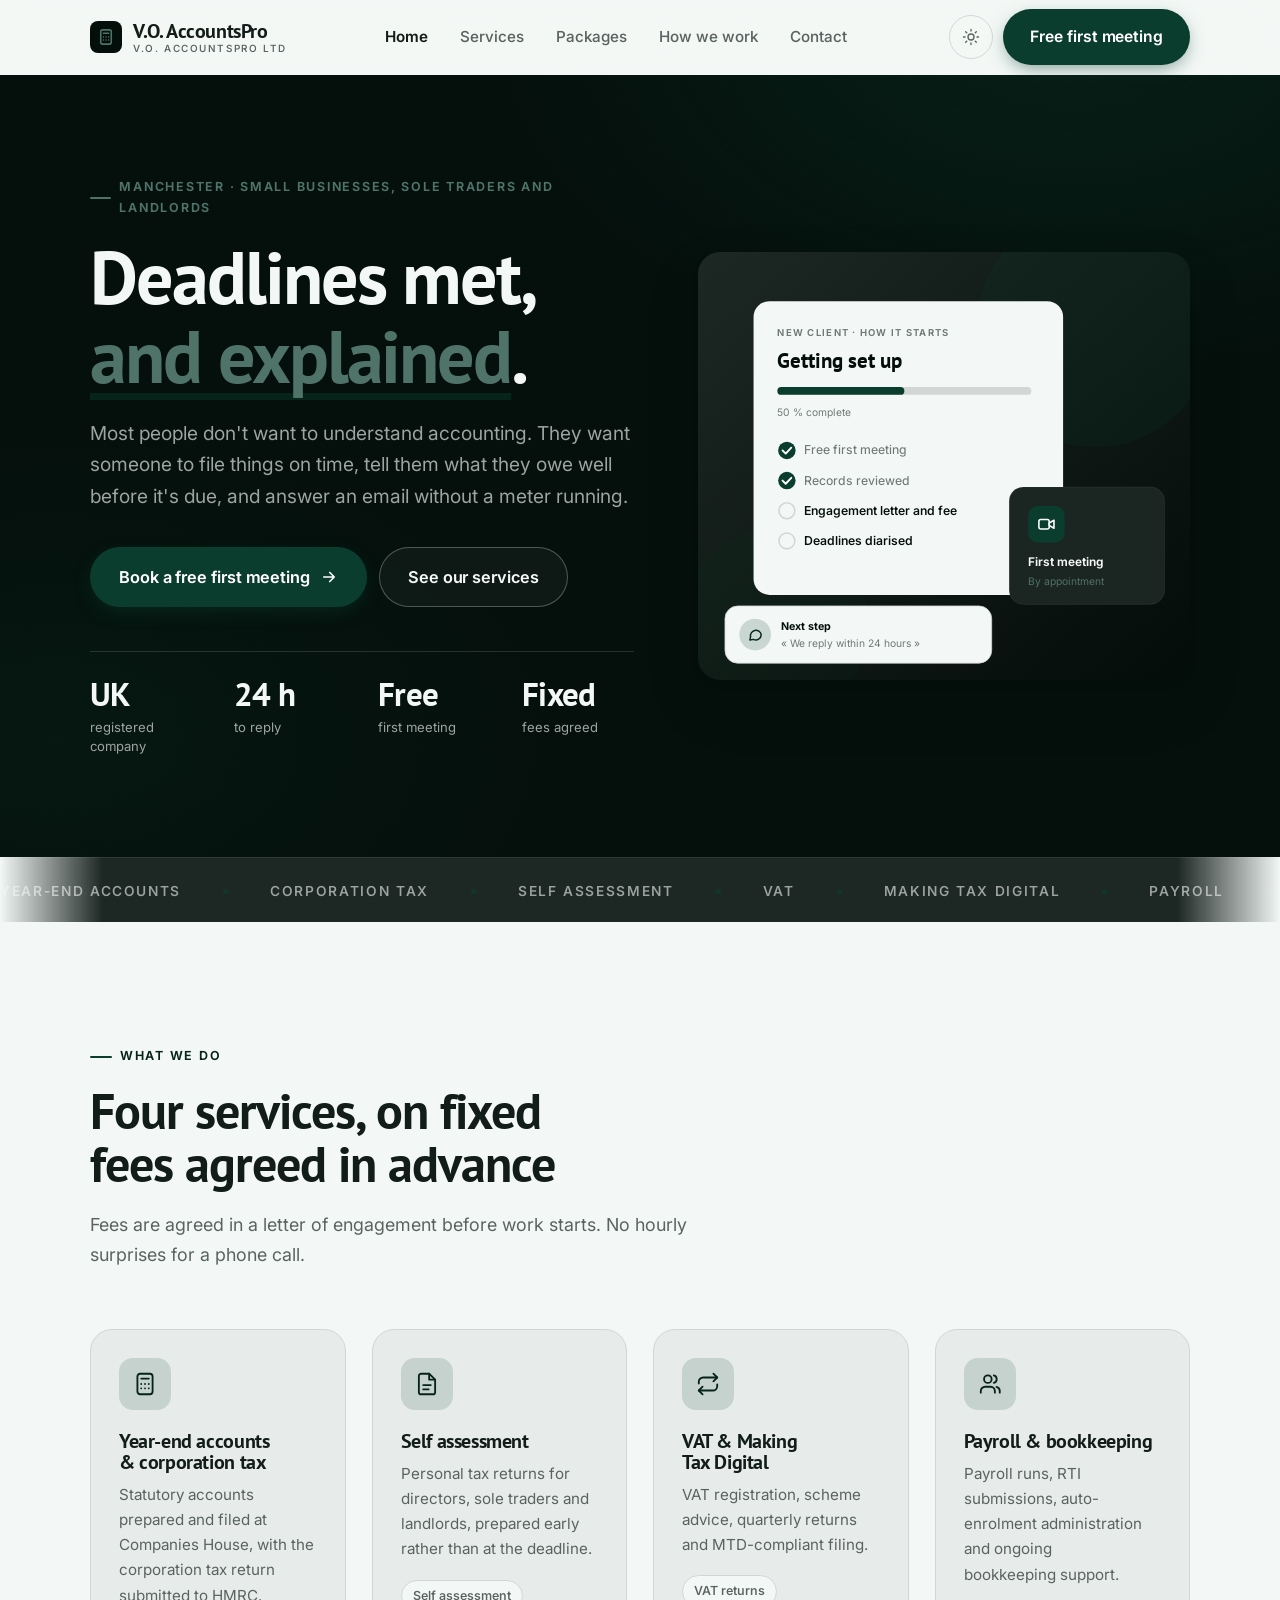
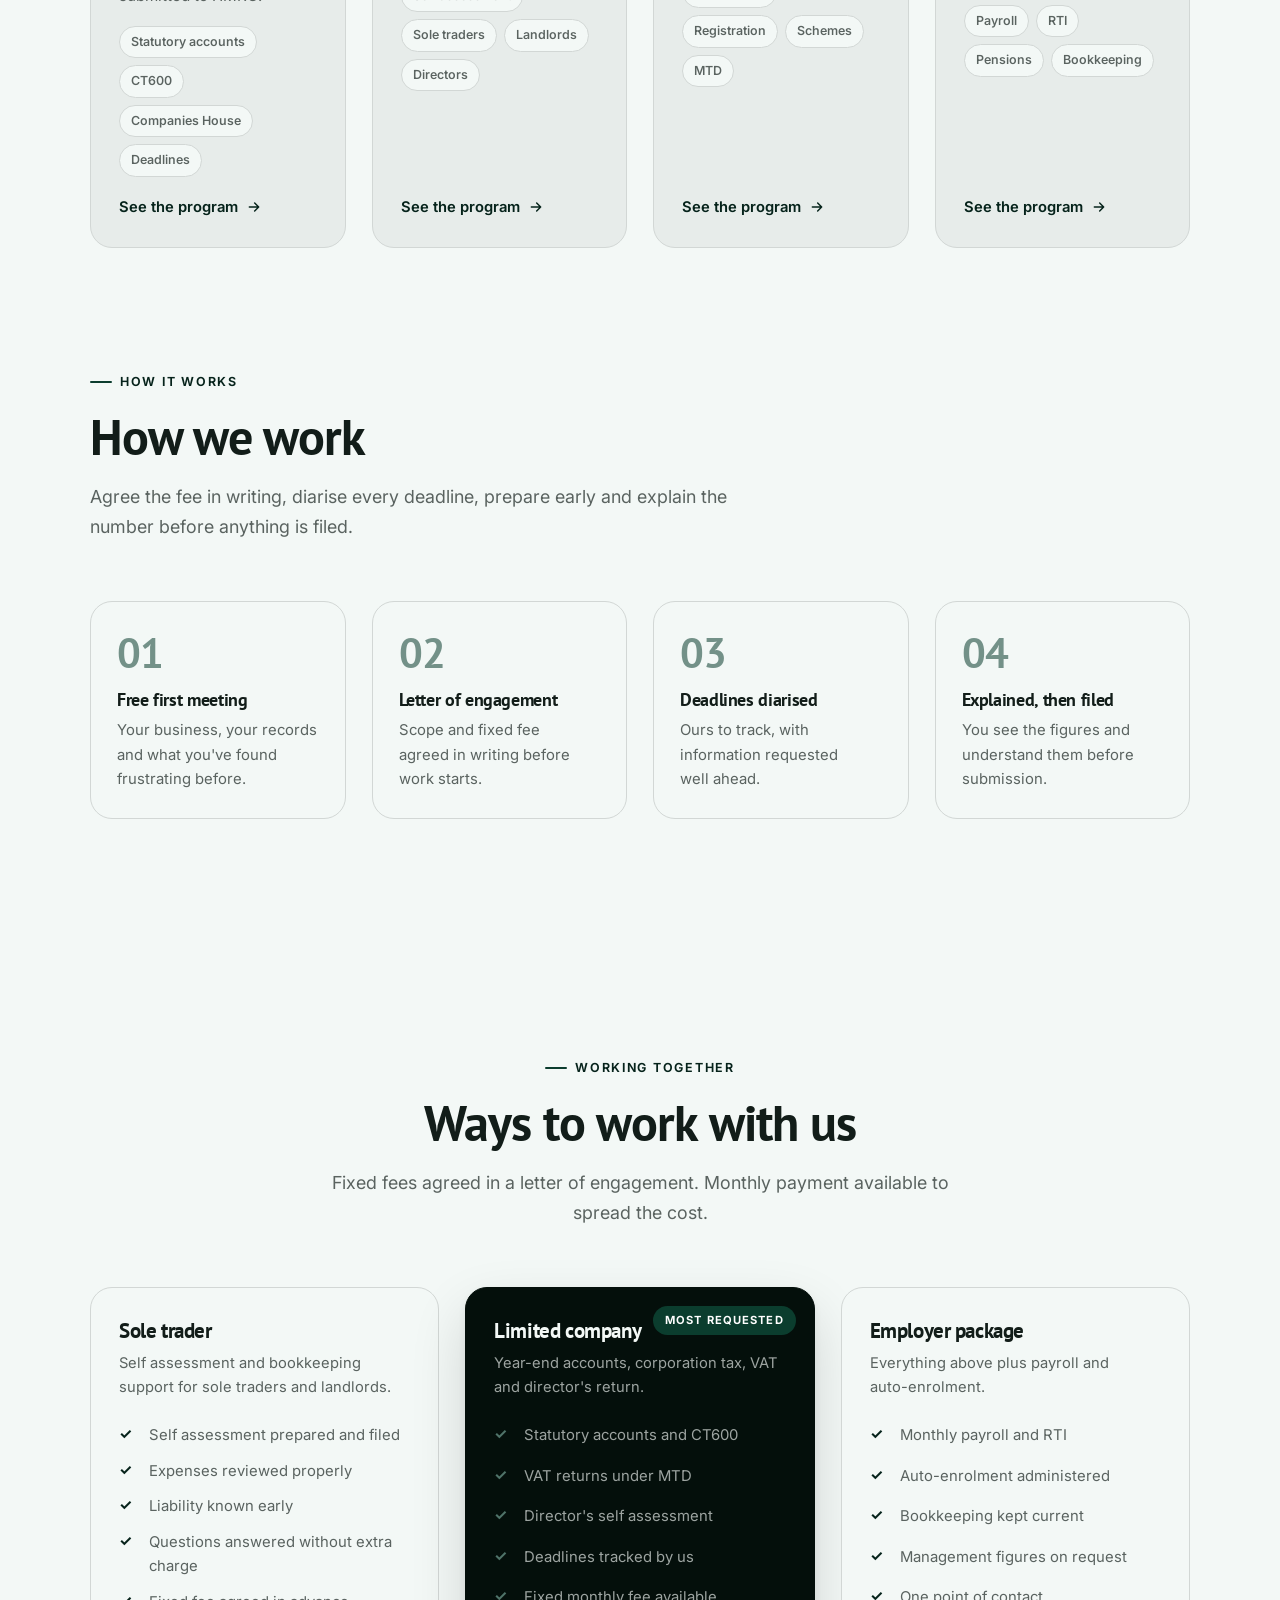
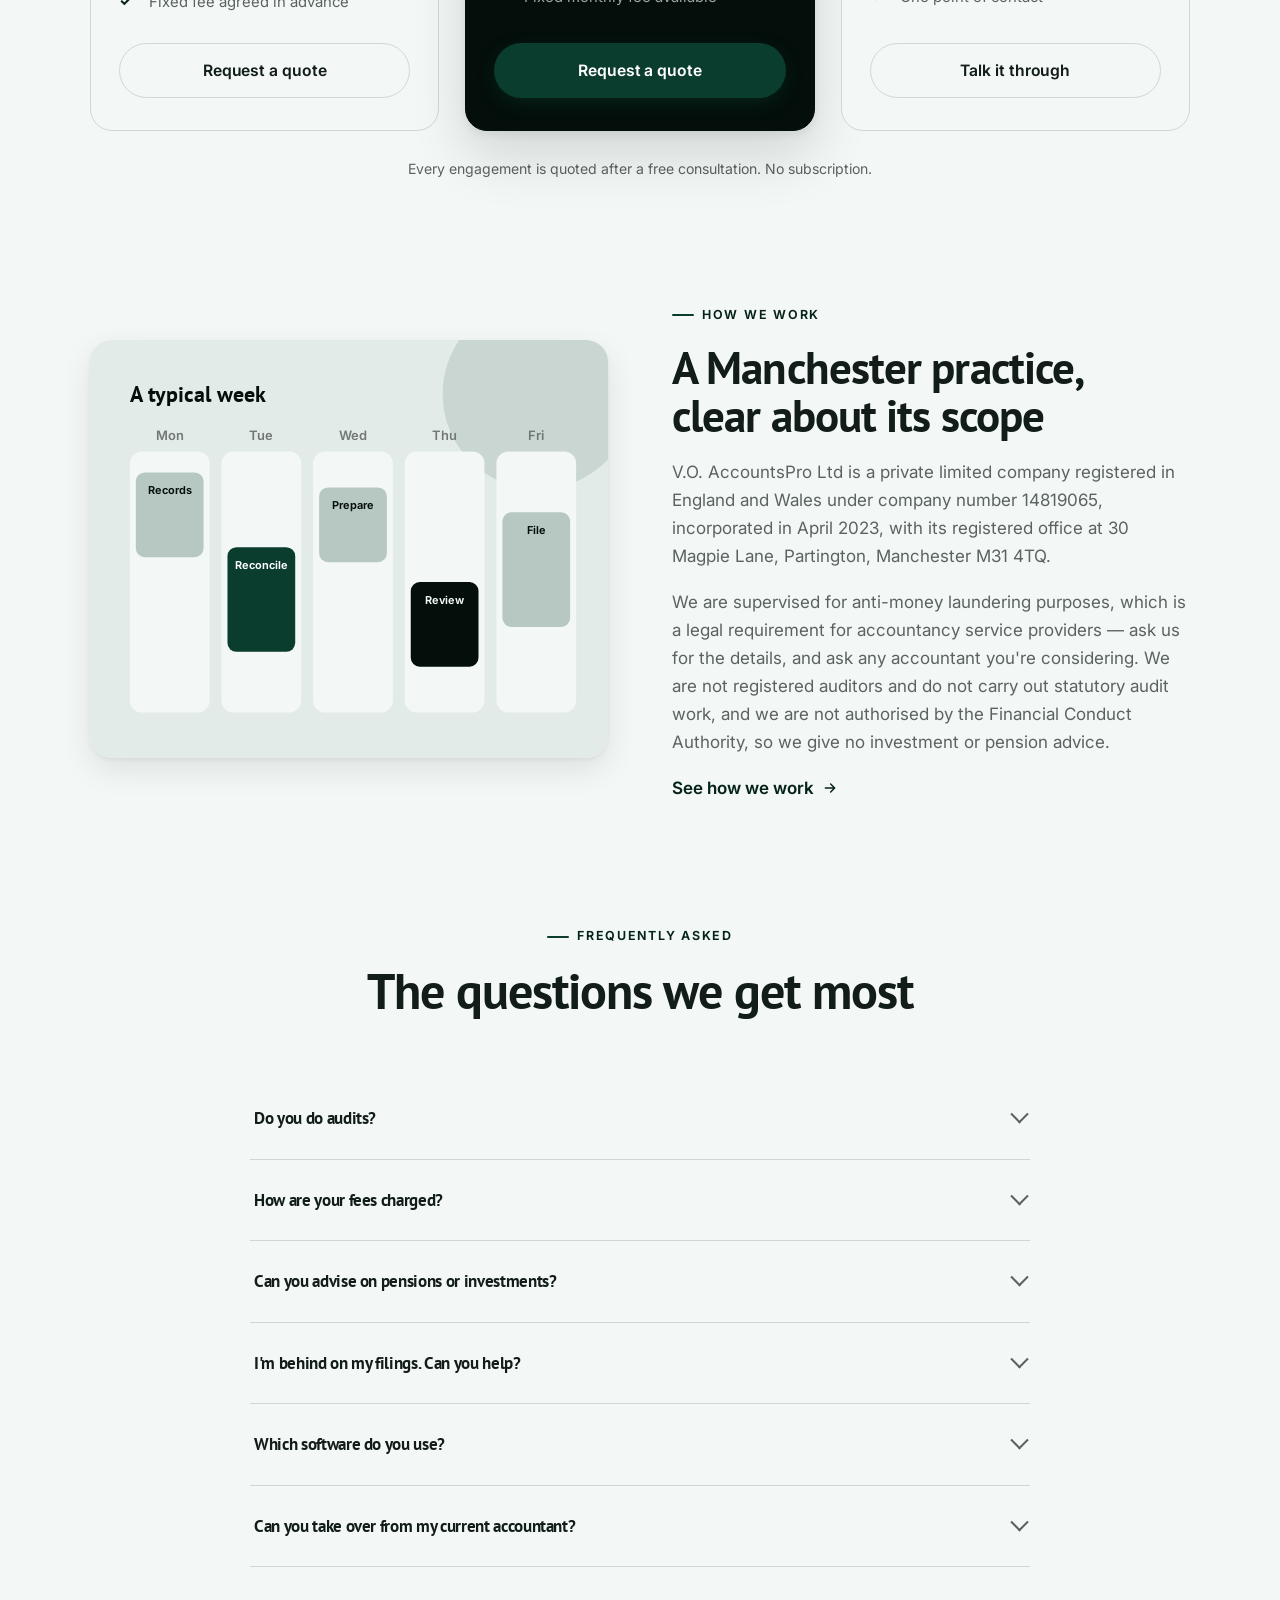
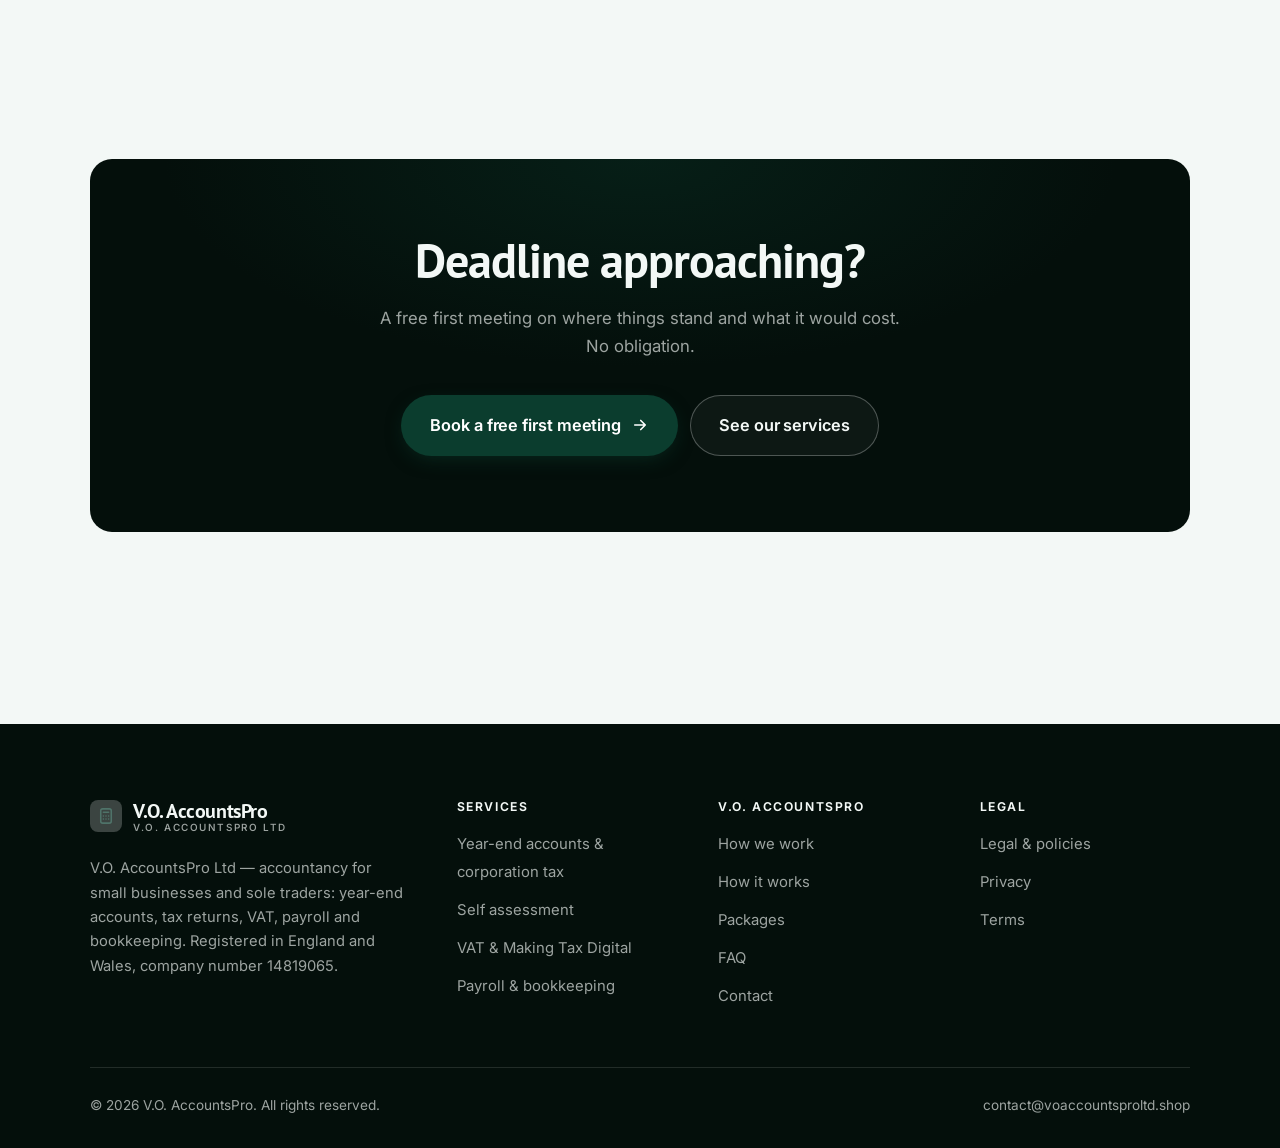
<file: index.html>
<!DOCTYPE html>
<html lang="en" class="no-js">
<head>
<meta charset="utf-8">
<meta name="viewport" content="width=device-width, initial-scale=1">
<title>V.O. AccountsPro Ltd — accountancy for small businesses</title>
<meta name="description" content="V.O. AccountsPro Ltd, a Manchester accountancy practice: year-end accounts, corporation and self assessment tax returns, VAT, payroll and bookkeeping for small businesses.">
<link rel="canonical" href="https://voaccountsproltd.shop/">

<meta property="og:type" content="website">
<meta property="og:url" content="https://voaccountsproltd.shop/">
<meta property="og:site_name" content="V.O. AccountsPro">
<meta property="og:locale" content="en_US">
<meta property="og:title" content="V.O. AccountsPro Ltd — accountancy for small businesses">
<meta property="og:description" content="V.O. AccountsPro Ltd, a Manchester accountancy practice: year-end accounts, corporation and self assessment tax returns, VAT, payroll and bookkeeping for small businesses.">
<meta name="theme-color" content="#040f0b">

<link rel="icon" href="assets/img/favicon.svg" type="image/svg+xml">
<link rel="preconnect" href="https://fonts.googleapis.com">
<link rel="preconnect" href="https://fonts.gstatic.com" crossorigin>
<link rel="stylesheet" href="https://fonts.googleapis.com/css2?family=PT+Sans:wght@400;700&family=Inter:wght@400..700&display=swap">
<link rel="stylesheet" href="assets/css/style.css">

<!-- Thème appliqué avant le premier rendu (évite le flash) -->
<script>
document.documentElement.classList.remove('no-js');
(function(){try{var t=localStorage.getItem('site-theme');if(t){document.documentElement.setAttribute('data-theme',t);}}catch(e){}})();
</script>
<script type="application/ld+json">
{
  "@context": "https://schema.org",
  "@type": "Organization",
  "name": "V.O. AccountsPro",
  "url": "https://voaccountsproltd.shop/",
  "email": "contact@voaccountsproltd.shop",
  "description": "V.O. AccountsPro Ltd, a Manchester accountancy practice: year-end accounts, corporation and self assessment tax returns, VAT, payroll and bookkeeping for small businesses.",
  "areaServed": "US",
  "knowsLanguage": "en"
}
</script>
</head>

<body>
<a class="skip-link" href="#main">Skip to main content</a>

<header class="site-header">
  <nav class="wrap nav" aria-label="Main navigation">
    <a class="brand" href="index.html">
      <svg class="brand__mark" viewBox="0 0 64 64" aria-hidden="true">
        <rect class="bm-bg" width="64" height="64" rx="16"/>
        <g class="bm-ic" transform="translate(14 14) scale(1.5)" fill="none" stroke-width="2.1" stroke-linecap="round" stroke-linejoin="round"><rect x="5" y="2.5" width="14" height="19" rx="2.5"/><path d="M8.5 7h7M8.5 12h.01M12 12h.01M15.5 12h.01M8.5 16h.01M12 16h.01M15.5 16h.01"/></g>
      </svg>
      <span>V.O. AccountsPro<span class="brand__sub">V.O. AccountsPro Ltd</span></span>
    </a>

    <ul class="nav__links" id="nav-links">
      <li><a href="index.html" aria-current="page">Home</a></li>
      <li><a href="programs.html">Services</a></li>
      <li><a href="index.html#pricing">Packages</a></li>
      <li><a href="about.html">How we work</a></li>
      <li><a href="contact.html">Contact</a></li>
      <li><a class="btn btn--primary" href="contact.html">Free first meeting</a></li>
    </ul>

    <div class="nav__cta">
      <button class="theme-toggle" type="button" aria-label="Switch to dark theme">
        <svg class="icon-sun" viewBox="0 0 24 24" fill="none" stroke="currentColor" stroke-width="1.8" stroke-linecap="round" aria-hidden="true"><circle cx="12" cy="12" r="4"/><path d="M12 2v2m0 16v2M2 12h2m16 0h2M4.9 4.9l1.4 1.4m11.4 11.4 1.4 1.4M19.1 4.9l-1.4 1.4M6.3 17.7l-1.4 1.4"/></svg>
        <svg class="icon-moon" viewBox="0 0 24 24" fill="none" stroke="currentColor" stroke-width="1.8" stroke-linecap="round" stroke-linejoin="round" aria-hidden="true"><path d="M21 12.8A9 9 0 1 1 11.2 3a7 7 0 0 0 9.8 9.8z"/></svg>
      </button>
      <a class="btn btn--primary" href="contact.html">Free first meeting</a>
      <button class="nav__toggle" type="button" aria-expanded="false" aria-controls="nav-links" aria-label="Open menu">
        <svg class="icon-open" viewBox="0 0 24 24" fill="none" stroke="currentColor" stroke-width="2" stroke-linecap="round" aria-hidden="true"><path d="M3 6h18M3 12h18M3 18h18"/></svg>
        <svg class="icon-close" viewBox="0 0 24 24" fill="none" stroke="currentColor" stroke-width="2" stroke-linecap="round" aria-hidden="true"><path d="M6 6l12 12M18 6L6 18"/></svg>
      </button>
    </div>
  </nav>
</header>

<main id="main">

<section class="hero">
  <div class="wrap hero__inner">
    <div>
      <span class="eyebrow hero__eyebrow">Manchester · Small businesses, sole traders and landlords</span>
      <h1>Deadlines met,<br> <em>and explained</em>.</h1>
      <p class="hero__lede">Most people don't want to understand accounting. They want someone to file things on time, tell them what they owe well before it's due, and answer an email without a meter running.</p>

      <div class="hero__actions">
        <a class="btn btn--primary btn--lg" href="contact.html">Book a free first meeting <svg viewBox="0 0 24 24" fill="none" stroke="currentColor" stroke-width="2.2" stroke-linecap="round" stroke-linejoin="round" aria-hidden="true"><path d="M5 12h14M13 6l6 6-6 6"/></svg></a>
        <a class="btn btn--on-dark btn--lg" href="programs.html">See our services</a>
      </div>

      <ul class="hero__proof">
        <li><span class="stat__num">UK</span><span class="stat__label">registered company</span></li>
        <li><span class="stat__num">24 h</span><span class="stat__label">to reply</span></li>
        <li><span class="stat__num">Free</span><span class="stat__label">first meeting</span></li>
        <li><span class="stat__num">Fixed</span><span class="stat__label">fees agreed</span></li>
      </ul>
    </div>

    <div class="hero__art">
      <svg viewBox="0 0 620 540" role="img" aria-label="How a first engagement with V.O. AccountsPro works, from free meeting to diarised deadlines.">
        <defs>
          <linearGradient id="hbg" x1="0" y1="0" x2="1" y2="1">
            <stop offset="0" stop-color="#1d2723"/><stop offset="1" stop-color="#030c09"/>
          </linearGradient>
        </defs>
        <rect width="620" height="540" rx="22" fill="url(#hbg)"/>
        <circle cx="500" cy="96" r="150" fill="#0b3d2e" opacity=".16"/>
        <circle cx="96" cy="470" r="120" fill="#0b3d2e" opacity=".08"/>

        <g style="font-family: var(--font-body)">
          <!-- Carte programme -->
          <rect x="70" y="62" width="390" height="370" rx="20" fill="#f3f8f6"/>
          <text x="100" y="106" font-size="12" font-weight="650" letter-spacing="1.6" fill="#707875">NEW CLIENT · HOW IT STARTS</text>
          <text x="100" y="146" font-size="27" font-weight="700" fill="#040f0b" style="font-family: var(--font-display)">Getting set up</text>
          <rect x="100" y="170" width="320" height="10" rx="5" fill="#d2d7d5"/>
          <rect x="100" y="170" width="160" height="10" rx="5" fill="#0b3d2e"/>
          <text x="100" y="206" font-size="13" fill="#707875">50 % complete</text>
          <circle cx="112" cy="250" r="11" fill="#0b3d2e"/><path d="M106.5 250l4 4 7-7.5" fill="none" stroke="#ffffff" stroke-width="2.4" stroke-linecap="round" stroke-linejoin="round"/><text x="134" y="255" font-size="15.5" fill="#707875" font-weight="450">Free first meeting</text>
          <circle cx="112" cy="288" r="11" fill="#0b3d2e"/><path d="M106.5 288l4 4 7-7.5" fill="none" stroke="#ffffff" stroke-width="2.4" stroke-linecap="round" stroke-linejoin="round"/><text x="134" y="293" font-size="15.5" fill="#707875" font-weight="450">Records reviewed</text>
          <circle cx="112" cy="326" r="10" fill="none" stroke="#d2d7d5" stroke-width="2"/><text x="134" y="331" font-size="15.5" fill="#040f0b" font-weight="560">Engagement letter and fee</text>
          <circle cx="112" cy="364" r="10" fill="none" stroke="#d2d7d5" stroke-width="2"/><text x="134" y="369" font-size="15.5" fill="#040f0b" font-weight="560">Deadlines diarised</text>

          <!-- Carte séance -->
          <rect x="392" y="296" width="196" height="148" rx="18" fill="#1b2521" stroke="#ffffff" stroke-opacity=".08"/>
          <rect x="416" y="320" width="46" height="46" rx="12" fill="#0b3d2e"/>
          <g transform="translate(427 331)" fill="none" stroke="#ffffff" color="#ffffff" stroke-width="2" stroke-linecap="round" stroke-linejoin="round"><rect x="2.5" y="6" width="13" height="12" rx="2.5"/><path d="M15.5 10.5 21.5 7v10l-6-3.5z"/></g>
          <text x="416" y="396" font-size="15" font-weight="650" fill="#f3f8f6">First meeting</text>
          <text x="416" y="420" font-size="13" fill="#4f7369">By appointment</text>

          <!-- Retour du coach -->
          <rect x="34" y="446" width="336" height="72" rx="16" fill="#f3f8f6" stroke="#d2d7d5"/>
          <circle cx="72" cy="482" r="20" fill="#c9d6d2"/>
          <g transform="translate(62 472) scale(.84)" fill="none" stroke="#07281e" stroke-width="2.2" stroke-linecap="round" stroke-linejoin="round"><path d="M21 12a8 8 0 0 1-11.6 7.1L4 20l1-4.6A8 8 0 1 1 21 12z"/></g>
          <text x="104" y="476" font-size="13.5" font-weight="700" fill="#040f0b">Next step</text>
          <text x="104" y="498" font-size="13" fill="#707875">« We reply within 24 hours »</text>
        </g>
      </svg>
    </div>
  </div>
</section>

<div class="marquee" aria-hidden="true">
  <div class="marquee__track"><span>Year-end accounts</span><span>Corporation tax</span><span>Self assessment</span><span>VAT</span><span>Making Tax Digital</span><span>Payroll</span><span>Auto-enrolment</span><span>Bookkeeping</span><span>Deadlines</span><span>HMRC</span><span>Year-end accounts</span><span>Corporation tax</span><span>Self assessment</span><span>VAT</span><span>Making Tax Digital</span><span>Payroll</span><span>Auto-enrolment</span><span>Bookkeeping</span><span>Deadlines</span><span>HMRC</span></div>
</div>

<section class="section wrap" id="programs">
  <div class="section-head reveal">
    <span class="eyebrow">What we do</span>
    <h2>Four services, on fixed fees agreed in advance</h2>
    <p>Fees are agreed in a letter of engagement before work starts. No hourly surprises for a phone call.</p>
  </div>
  <div class="grid grid--4 reveal-group">
    <a class="card" href="programs.html#accounts">
      <div class="card__icon"><svg viewBox="0 0 24 24" fill="none" stroke="currentColor" stroke-width="1.7" stroke-linecap="round" stroke-linejoin="round" aria-hidden="true"><rect x="5" y="2.5" width="14" height="19" rx="2.5"/><path d="M8.5 7h7M8.5 12h.01M12 12h.01M15.5 12h.01M8.5 16h.01M12 16h.01M15.5 16h.01"/></svg></div>
      <h3>Year-end accounts &amp; corporation tax</h3>
      <p>Statutory accounts prepared and filed at Companies House, with the corporation tax return submitted to HMRC.</p>
      <ul class="tags"><li>Statutory accounts</li><li>CT600</li><li>Companies House</li><li>Deadlines</li></ul>
      <span class="arrow-link">See the program <svg viewBox="0 0 24 24" fill="none" stroke="currentColor" stroke-width="2.2" stroke-linecap="round" stroke-linejoin="round" aria-hidden="true"><path d="M5 12h14M13 6l6 6-6 6"/></svg></span>
    </a>
    <a class="card" href="programs.html#tax">
      <div class="card__icon"><svg viewBox="0 0 24 24" fill="none" stroke="currentColor" stroke-width="1.7" stroke-linecap="round" stroke-linejoin="round" aria-hidden="true"><path d="M14 2.5H6.5A2 2 0 0 0 4.5 4.5v15a2 2 0 0 0 2 2h11a2 2 0 0 0 2-2V8z"/><path d="M14 2.5V8h5.5M8.5 13h7M8.5 17h5"/></svg></div>
      <h3>Self assessment</h3>
      <p>Personal tax returns for directors, sole traders and landlords, prepared early rather than at the deadline.</p>
      <ul class="tags"><li>Self assessment</li><li>Sole traders</li><li>Landlords</li><li>Directors</li></ul>
      <span class="arrow-link">See the program <svg viewBox="0 0 24 24" fill="none" stroke="currentColor" stroke-width="2.2" stroke-linecap="round" stroke-linejoin="round" aria-hidden="true"><path d="M5 12h14M13 6l6 6-6 6"/></svg></span>
    </a>
    <a class="card" href="programs.html#vat">
      <div class="card__icon"><svg viewBox="0 0 24 24" fill="none" stroke="currentColor" stroke-width="1.7" stroke-linecap="round" stroke-linejoin="round" aria-hidden="true"><path d="M17 2.5l3.5 3.5L17 9.5"/><path d="M3.5 11.5V10A4 4 0 0 1 7.5 6h13M7 21.5 3.5 18 7 14.5"/><path d="M20.5 12.5V14a4 4 0 0 1-4 4h-13"/></svg></div>
      <h3>VAT &amp; Making Tax Digital</h3>
      <p>VAT registration, scheme advice, quarterly returns and MTD-compliant filing.</p>
      <ul class="tags"><li>VAT returns</li><li>Registration</li><li>Schemes</li><li>MTD</li></ul>
      <span class="arrow-link">See the program <svg viewBox="0 0 24 24" fill="none" stroke="currentColor" stroke-width="2.2" stroke-linecap="round" stroke-linejoin="round" aria-hidden="true"><path d="M5 12h14M13 6l6 6-6 6"/></svg></span>
    </a>
    <a class="card" href="programs.html#payroll">
      <div class="card__icon"><svg viewBox="0 0 24 24" fill="none" stroke="currentColor" stroke-width="1.7" stroke-linecap="round" stroke-linejoin="round" aria-hidden="true"><path d="M16.5 20v-1.5a4 4 0 0 0-4-4h-5a4 4 0 0 0-4 4V20"/><circle cx="10" cy="7.5" r="3.5"/><path d="M21 20v-1.5a4 4 0 0 0-3-3.9M15.5 4.1a3.5 3.5 0 0 1 0 6.8"/></svg></div>
      <h3>Payroll &amp; bookkeeping</h3>
      <p>Payroll runs, RTI submissions, auto-enrolment administration and ongoing bookkeeping support.</p>
      <ul class="tags"><li>Payroll</li><li>RTI</li><li>Pensions</li><li>Bookkeeping</li></ul>
      <span class="arrow-link">See the program <svg viewBox="0 0 24 24" fill="none" stroke="currentColor" stroke-width="2.2" stroke-linecap="round" stroke-linejoin="round" aria-hidden="true"><path d="M5 12h14M13 6l6 6-6 6"/></svg></span>
    </a>
  </div>
</section>

<section class="section section--flush wrap" id="how-it-works">
  <div class="section-head reveal">
    <span class="eyebrow">How it works</span>
    <h2>How we work</h2>
    <p>Agree the fee in writing, diarise every deadline, prepare early and explain the number before anything is filed.</p>
  </div>
  <div class="grid grid--4 steps reveal-group">
    <article class="step">
      <h3>Free first meeting</h3>
      <p>Your business, your records and what you've found frustrating before.</p>
    </article>
    <article class="step">
      <h3>Letter of engagement</h3>
      <p>Scope and fixed fee agreed in writing before work starts.</p>
    </article>
    <article class="step">
      <h3>Deadlines diarised</h3>
      <p>Ours to track, with information requested well ahead.</p>
    </article>
    <article class="step">
      <h3>Explained, then filed</h3>
      <p>You see the figures and understand them before submission.</p>
    </article>
  </div>
</section>

<section class="section wrap" id="pricing">
  <div class="section-head section-head--center reveal">
    <span class="eyebrow">Working together</span>
    <h2>Ways to work with us</h2>
    <p>Fixed fees agreed in a letter of engagement. Monthly payment available to spread the cost.</p>
  </div>
  <div class="grid grid--3 plans reveal-group">
    <article class="plan">
      
      <h3>Sole trader</h3>
      <p class="plan__desc">Self assessment and bookkeeping support for sole traders and landlords.</p>
      
      <ul class="plan__features">
        <li>Self assessment prepared and filed</li>
        <li>Expenses reviewed properly</li>
        <li>Liability known early</li>
        <li>Questions answered without extra charge</li>
        <li>Fixed fee agreed in advance</li>
      </ul>
      <a class="btn btn--ghost btn--block" href="contact.html">Request a quote</a>
    </article>
    <article class="plan plan--featured">
      <span class="plan__tag">Most requested</span>
      <h3>Limited company</h3>
      <p class="plan__desc">Year-end accounts, corporation tax, VAT and director's return.</p>
      
      <ul class="plan__features">
        <li>Statutory accounts and CT600</li>
        <li>VAT returns under MTD</li>
        <li>Director's self assessment</li>
        <li>Deadlines tracked by us</li>
        <li>Fixed monthly fee available</li>
      </ul>
      <a class="btn btn--primary btn--block" href="contact.html">Request a quote</a>
    </article>
    <article class="plan">
      
      <h3>Employer package</h3>
      <p class="plan__desc">Everything above plus payroll and auto-enrolment.</p>
      
      <ul class="plan__features">
        <li>Monthly payroll and RTI</li>
        <li>Auto-enrolment administered</li>
        <li>Bookkeeping kept current</li>
        <li>Management figures on request</li>
        <li>One point of contact</li>
      </ul>
      <a class="btn btn--ghost btn--block" href="contact.html">Talk it through</a>
    </article>
  </div>
  <p class="plans-note">Every engagement is quoted after a free consultation. No subscription.</p>
</section>

<section class="section section--flush wrap">
  <div class="split reveal">
    <div class="split__art">
      <svg viewBox="0 0 520 420" role="img" aria-label="Example of a typical week: Records, Reconcile, Prepare, Review, File.">
        <rect width="520" height="420" rx="20" fill="#e3ebe8"/>
        <circle cx="450" cy="54" r="96" fill="#0b3d2e" opacity=".12"/>
        <g style="font-family: var(--font-body)">
        <text x="40" y="62" font-size="22" font-weight="700" fill="#040f0b" style="font-family: var(--font-display)">A typical week</text>
        <text x="80" y="100" text-anchor="middle" font-size="13" font-weight="600" fill="#707875">Mon</text>
        <rect x="40" y="112" width="80" height="262" rx="12" fill="#f3f8f6"/>
        <rect x="46" y="133" width="68" height="85" rx="9" fill="#b7c7c2"/>
        <text x="80" y="155" text-anchor="middle" font-size="11" font-weight="650" fill="#040f0b">Records</text>
        <text x="172" y="100" text-anchor="middle" font-size="13" font-weight="600" fill="#707875">Tue</text>
        <rect x="132" y="112" width="80" height="262" rx="12" fill="#f3f8f6"/>
        <rect x="138" y="208" width="68" height="105" rx="9" fill="#0b3d2e"/>
        <text x="172" y="230" text-anchor="middle" font-size="11" font-weight="650" fill="#ffffff">Reconcile</text>
        <text x="264" y="100" text-anchor="middle" font-size="13" font-weight="600" fill="#707875">Wed</text>
        <rect x="224" y="112" width="80" height="262" rx="12" fill="#f3f8f6"/>
        <rect x="230" y="148" width="68" height="75" rx="9" fill="#b7c7c2"/>
        <text x="264" y="170" text-anchor="middle" font-size="11" font-weight="650" fill="#040f0b">Prepare</text>
        <text x="356" y="100" text-anchor="middle" font-size="13" font-weight="600" fill="#707875">Thu</text>
        <rect x="316" y="112" width="80" height="262" rx="12" fill="#f3f8f6"/>
        <rect x="322" y="243" width="68" height="85" rx="9" fill="#040f0b"/>
        <text x="356" y="265" text-anchor="middle" font-size="11" font-weight="650" fill="#f3f8f6">Review</text>
        <text x="448" y="100" text-anchor="middle" font-size="13" font-weight="600" fill="#707875">Fri</text>
        <rect x="408" y="112" width="80" height="262" rx="12" fill="#f3f8f6"/>
        <rect x="414" y="173" width="68" height="115" rx="9" fill="#b7c7c2"/>
        <text x="448" y="195" text-anchor="middle" font-size="11" font-weight="650" fill="#040f0b">File</text>
        </g>
      </svg>
    </div>
    <div>
      <span class="eyebrow">How we work</span>
      <h2>A Manchester practice, clear about its scope</h2>
      <p>V.O. AccountsPro Ltd is a private limited company registered in England and Wales under company number 14819065, incorporated in April 2023, with its registered office at 30 Magpie Lane, Partington, Manchester M31 4TQ.</p>
      <p>We are supervised for anti-money laundering purposes, which is a legal requirement for accountancy service providers — ask us for the details, and ask any accountant you're considering. We are not registered auditors and do not carry out statutory audit work, and we are not authorised by the Financial Conduct Authority, so we give no investment or pension advice.</p>
      <p><a class="arrow-link" href="about.html">See how we work <svg viewBox="0 0 24 24" fill="none" stroke="currentColor" stroke-width="2.2" stroke-linecap="round" stroke-linejoin="round" aria-hidden="true"><path d="M5 12h14M13 6l6 6-6 6"/></svg></a></p>
    </div>
  </div>
</section>

<section class="section section--flush wrap" id="faq">
  <div class="section-head section-head--center reveal">
    <span class="eyebrow">Frequently asked</span>
    <h2>The questions we get most</h2>
  </div>
  <div class="faq reveal">
    <details>
      <summary>Do you do audits?</summary>
      <p>No. We're not registered auditors and we don't carry out statutory audit work. Most small companies are exempt, and if yours isn't we'll help you find a registered audit firm.</p>
    </details>
    <details>
      <summary>How are your fees charged?</summary>
      <p>Fixed, agreed in a letter of engagement before any work starts, with monthly payment available. Phone calls and emails during the year aren't billed separately.</p>
    </details>
    <details>
      <summary>Can you advise on pensions or investments?</summary>
      <p>No. That's regulated advice and we're not FCA authorised. We'll handle the accounting and tax and refer you to a regulated adviser.</p>
    </details>
    <details>
      <summary>I'm behind on my filings. Can you help?</summary>
      <p>Yes, and it's common. Tell us how far behind and we'll work through it in order, dealing with HMRC and Companies House as we go.</p>
    </details>
    <details>
      <summary>Which software do you use?</summary>
      <p>Whatever suits you, including the main cloud packages. If you're on spreadsheets and MTD applies, we'll explain what has to change.</p>
    </details>
    <details>
      <summary>Can you take over from my current accountant?</summary>
      <p>Yes. We'll write for professional clearance and handle the handover — it's a routine process.</p>
    </details>
  </div>
</section>

<section class="wrap section--tight">
  <div class="cta-band reveal">
    <h2>Deadline approaching?</h2>
    <p>A free first meeting on where things stand and what it would cost. No obligation.</p>
    <div class="hero__actions">
      <a class="btn btn--primary btn--lg" href="contact.html">Book a free first meeting <svg viewBox="0 0 24 24" fill="none" stroke="currentColor" stroke-width="2.2" stroke-linecap="round" stroke-linejoin="round" aria-hidden="true"><path d="M5 12h14M13 6l6 6-6 6"/></svg></a>
      <a class="btn btn--on-dark btn--lg" href="programs.html">See our services</a>
    </div>
  </div>
</section>

</main>

<footer class="site-footer">
  <div class="wrap">
    <div class="footer__grid">
      <div class="footer__brand">
        <a class="brand" href="index.html">
          <svg class="brand__mark" viewBox="0 0 64 64" aria-hidden="true">
        <rect class="bm-bg" width="64" height="64" rx="16"/>
        <g class="bm-ic" transform="translate(14 14) scale(1.5)" fill="none" stroke-width="2.1" stroke-linecap="round" stroke-linejoin="round"><rect x="5" y="2.5" width="14" height="19" rx="2.5"/><path d="M8.5 7h7M8.5 12h.01M12 12h.01M15.5 12h.01M8.5 16h.01M12 16h.01M15.5 16h.01"/></g>
      </svg>
          <span>V.O. AccountsPro<span class="brand__sub">V.O. AccountsPro Ltd</span></span>
        </a>
        <p>V.O. AccountsPro Ltd — accountancy for small businesses and sole traders: year-end accounts, tax returns, VAT, payroll and bookkeeping. Registered in England and Wales, company number 14819065.</p>
      </div>

      <div class="footer__col">
        <h4>Services</h4>
        <ul>
          <li><a href="programs.html#accounts">Year-end accounts &amp; corporation tax</a></li>
          <li><a href="programs.html#tax">Self assessment</a></li>
          <li><a href="programs.html#vat">VAT &amp; Making Tax Digital</a></li>
          <li><a href="programs.html#payroll">Payroll &amp; bookkeeping</a></li>
        </ul>
      </div>

      <div class="footer__col">
        <h4>V.O. AccountsPro</h4>
        <ul>
          <li><a href="about.html">How we work</a></li>
          <li><a href="index.html#how-it-works">How it works</a></li>
          <li><a href="index.html#pricing">Packages</a></li>
          <li><a href="index.html#faq">FAQ</a></li>
          <li><a href="contact.html">Contact</a></li>
        </ul>
      </div>

      <div class="footer__col">
        <h4>Legal</h4>
        <ul>
          <li><a href="legal.html">Legal &amp; policies</a></li>
          <li><a href="legal.html#privacy">Privacy</a></li>
          <li><a href="legal.html#terms">Terms</a></li>
        </ul>
      </div>
    </div>

    <div class="footer__bottom">
      <p>© <span data-year>2026</span> V.O. AccountsPro. All rights reserved.</p>
      <p><a href="mailto:contact@voaccountsproltd.shop">contact@voaccountsproltd.shop</a></p>
    </div>
  </div>
</footer>

<script src="assets/js/main.js" defer></script>
</body>
</html>
</file>
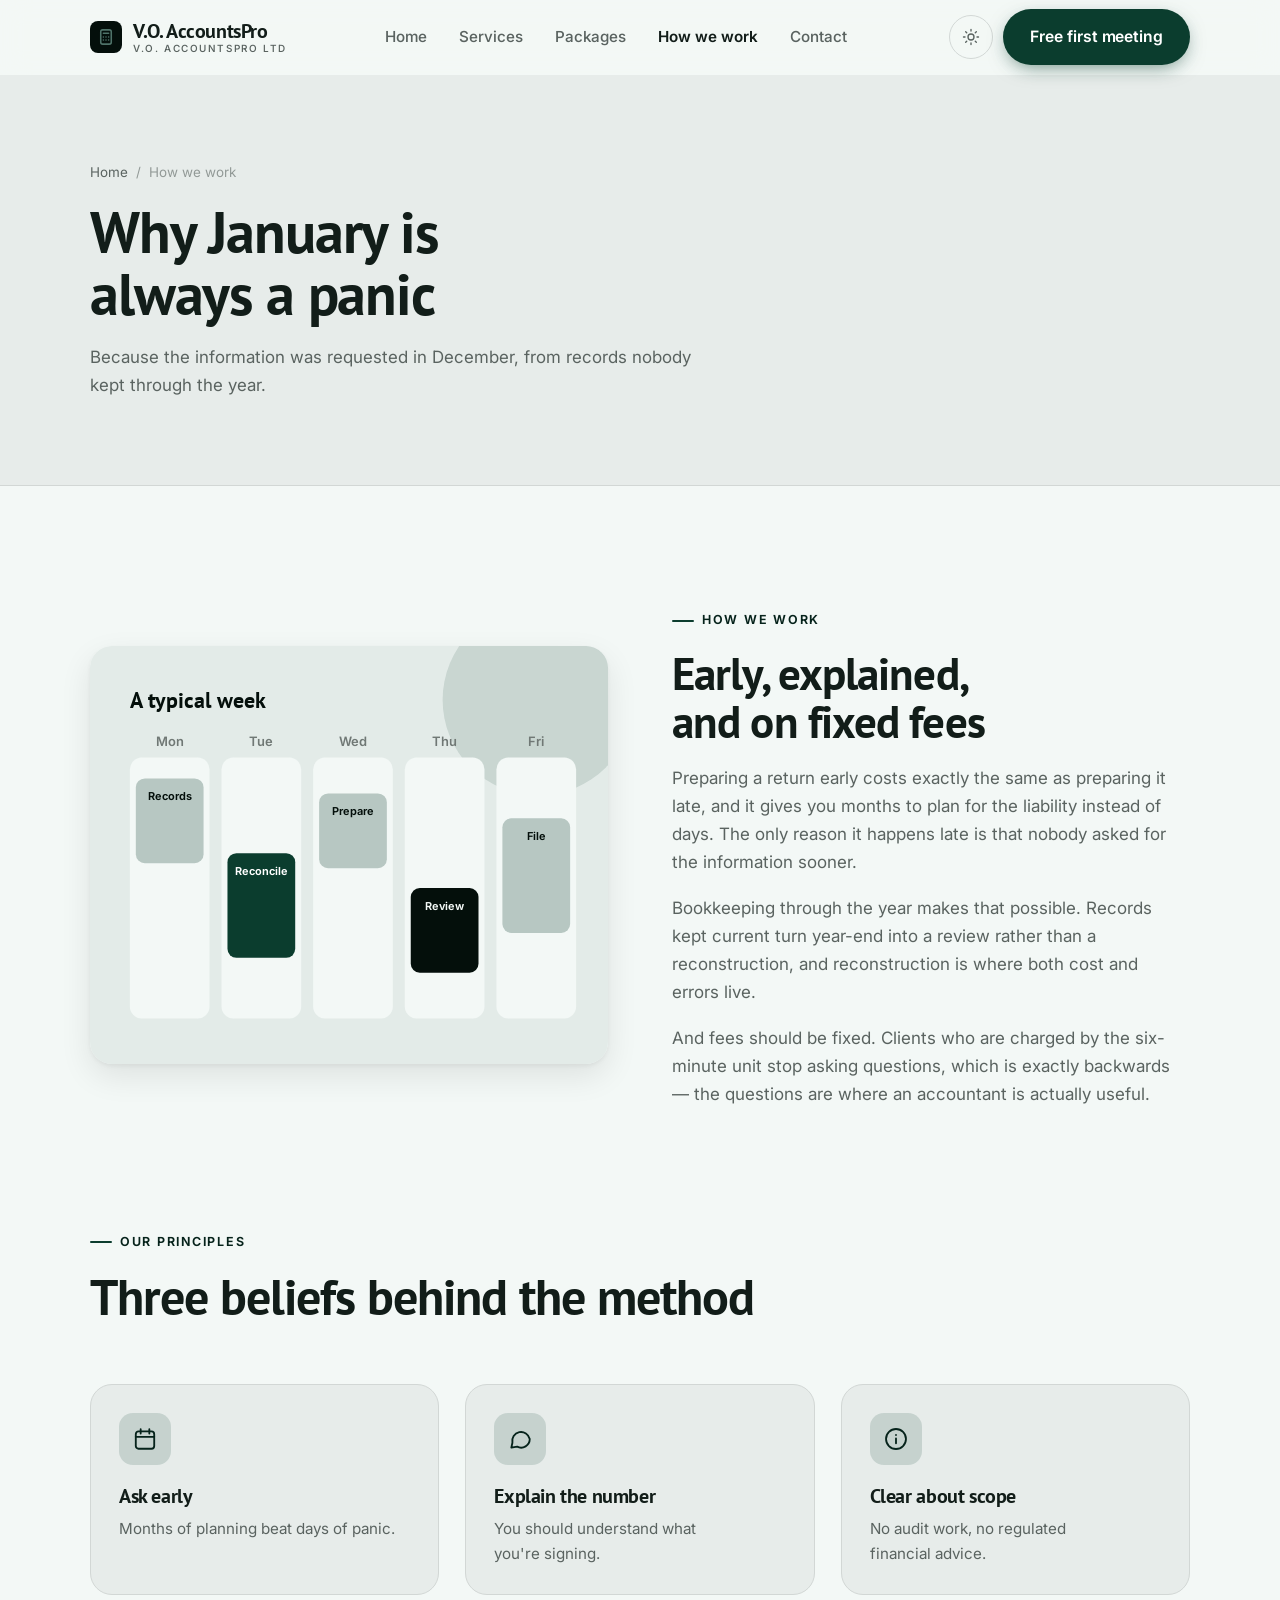
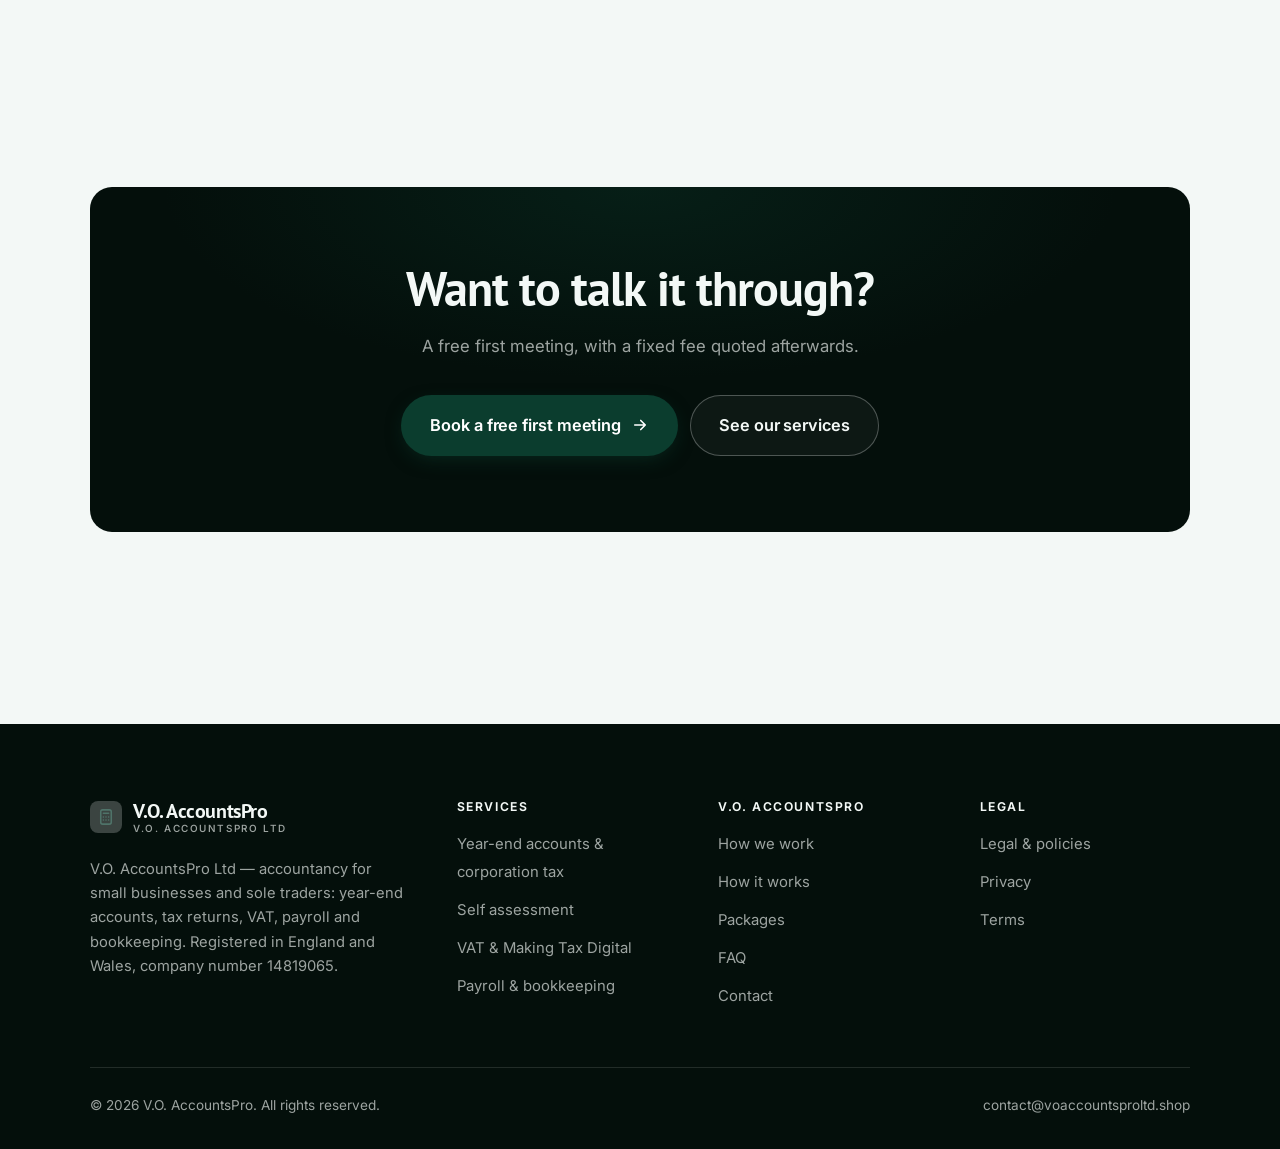
<file: about.html>
<!DOCTYPE html>
<html lang="en" class="no-js">
<head>
<meta charset="utf-8">
<meta name="viewport" content="width=device-width, initial-scale=1">
<title>How we work — V.O. AccountsPro</title>
<meta name="description" content="About V.O. AccountsPro Ltd, an accountancy practice registered in England and Wales, company number 14819065.">
<link rel="canonical" href="https://voaccountsproltd.shop/about.html">

<meta property="og:type" content="website">
<meta property="og:url" content="https://voaccountsproltd.shop/about.html">
<meta property="og:site_name" content="V.O. AccountsPro">
<meta property="og:locale" content="en_US">
<meta property="og:title" content="How we work — V.O. AccountsPro">
<meta property="og:description" content="About V.O. AccountsPro Ltd, an accountancy practice registered in England and Wales, company number 14819065.">
<meta name="theme-color" content="#040f0b">

<link rel="icon" href="assets/img/favicon.svg" type="image/svg+xml">
<link rel="preconnect" href="https://fonts.googleapis.com">
<link rel="preconnect" href="https://fonts.gstatic.com" crossorigin>
<link rel="stylesheet" href="https://fonts.googleapis.com/css2?family=PT+Sans:wght@400;700&family=Inter:wght@400..700&display=swap">
<link rel="stylesheet" href="assets/css/style.css">

<!-- Thème appliqué avant le premier rendu (évite le flash) -->
<script>
document.documentElement.classList.remove('no-js');
(function(){try{var t=localStorage.getItem('site-theme');if(t){document.documentElement.setAttribute('data-theme',t);}}catch(e){}})();
</script>
</head>

<body>
<a class="skip-link" href="#main">Skip to main content</a>

<header class="site-header">
  <nav class="wrap nav" aria-label="Main navigation">
    <a class="brand" href="index.html">
      <svg class="brand__mark" viewBox="0 0 64 64" aria-hidden="true">
        <rect class="bm-bg" width="64" height="64" rx="16"/>
        <g class="bm-ic" transform="translate(14 14) scale(1.5)" fill="none" stroke-width="2.1" stroke-linecap="round" stroke-linejoin="round"><rect x="5" y="2.5" width="14" height="19" rx="2.5"/><path d="M8.5 7h7M8.5 12h.01M12 12h.01M15.5 12h.01M8.5 16h.01M12 16h.01M15.5 16h.01"/></g>
      </svg>
      <span>V.O. AccountsPro<span class="brand__sub">V.O. AccountsPro Ltd</span></span>
    </a>

    <ul class="nav__links" id="nav-links">
      <li><a href="index.html">Home</a></li>
      <li><a href="programs.html">Services</a></li>
      <li><a href="index.html#pricing">Packages</a></li>
      <li><a href="about.html" aria-current="page">How we work</a></li>
      <li><a href="contact.html">Contact</a></li>
      <li><a class="btn btn--primary" href="contact.html">Free first meeting</a></li>
    </ul>

    <div class="nav__cta">
      <button class="theme-toggle" type="button" aria-label="Switch to dark theme">
        <svg class="icon-sun" viewBox="0 0 24 24" fill="none" stroke="currentColor" stroke-width="1.8" stroke-linecap="round" aria-hidden="true"><circle cx="12" cy="12" r="4"/><path d="M12 2v2m0 16v2M2 12h2m16 0h2M4.9 4.9l1.4 1.4m11.4 11.4 1.4 1.4M19.1 4.9l-1.4 1.4M6.3 17.7l-1.4 1.4"/></svg>
        <svg class="icon-moon" viewBox="0 0 24 24" fill="none" stroke="currentColor" stroke-width="1.8" stroke-linecap="round" stroke-linejoin="round" aria-hidden="true"><path d="M21 12.8A9 9 0 1 1 11.2 3a7 7 0 0 0 9.8 9.8z"/></svg>
      </button>
      <a class="btn btn--primary" href="contact.html">Free first meeting</a>
      <button class="nav__toggle" type="button" aria-expanded="false" aria-controls="nav-links" aria-label="Open menu">
        <svg class="icon-open" viewBox="0 0 24 24" fill="none" stroke="currentColor" stroke-width="2" stroke-linecap="round" aria-hidden="true"><path d="M3 6h18M3 12h18M3 18h18"/></svg>
        <svg class="icon-close" viewBox="0 0 24 24" fill="none" stroke="currentColor" stroke-width="2" stroke-linecap="round" aria-hidden="true"><path d="M6 6l12 12M18 6L6 18"/></svg>
      </button>
    </div>
  </nav>
</header>

<main id="main">

<section class="page-head">
  <div class="wrap">
    <nav class="breadcrumb" aria-label="Breadcrumb">
      <a href="index.html">Home</a><span>/</span><span aria-current="page">How we work</span>
    </nav>
    <h1>Why January is always a panic</h1>
    <p>Because the information was requested in December, from records nobody kept through the year.</p>
  </div>
</section>

<section class="section wrap">
  <div class="split reveal">
    <div class="split__art">
      <svg viewBox="0 0 520 420" role="img" aria-label="Example of a typical week: Records, Reconcile, Prepare, Review, File.">
        <rect width="520" height="420" rx="20" fill="#e3ebe8"/>
        <circle cx="450" cy="54" r="96" fill="#0b3d2e" opacity=".12"/>
        <g style="font-family: var(--font-body)">
        <text x="40" y="62" font-size="22" font-weight="700" fill="#040f0b" style="font-family: var(--font-display)">A typical week</text>
        <text x="80" y="100" text-anchor="middle" font-size="13" font-weight="600" fill="#707875">Mon</text>
        <rect x="40" y="112" width="80" height="262" rx="12" fill="#f3f8f6"/>
        <rect x="46" y="133" width="68" height="85" rx="9" fill="#b7c7c2"/>
        <text x="80" y="155" text-anchor="middle" font-size="11" font-weight="650" fill="#040f0b">Records</text>
        <text x="172" y="100" text-anchor="middle" font-size="13" font-weight="600" fill="#707875">Tue</text>
        <rect x="132" y="112" width="80" height="262" rx="12" fill="#f3f8f6"/>
        <rect x="138" y="208" width="68" height="105" rx="9" fill="#0b3d2e"/>
        <text x="172" y="230" text-anchor="middle" font-size="11" font-weight="650" fill="#ffffff">Reconcile</text>
        <text x="264" y="100" text-anchor="middle" font-size="13" font-weight="600" fill="#707875">Wed</text>
        <rect x="224" y="112" width="80" height="262" rx="12" fill="#f3f8f6"/>
        <rect x="230" y="148" width="68" height="75" rx="9" fill="#b7c7c2"/>
        <text x="264" y="170" text-anchor="middle" font-size="11" font-weight="650" fill="#040f0b">Prepare</text>
        <text x="356" y="100" text-anchor="middle" font-size="13" font-weight="600" fill="#707875">Thu</text>
        <rect x="316" y="112" width="80" height="262" rx="12" fill="#f3f8f6"/>
        <rect x="322" y="243" width="68" height="85" rx="9" fill="#040f0b"/>
        <text x="356" y="265" text-anchor="middle" font-size="11" font-weight="650" fill="#f3f8f6">Review</text>
        <text x="448" y="100" text-anchor="middle" font-size="13" font-weight="600" fill="#707875">Fri</text>
        <rect x="408" y="112" width="80" height="262" rx="12" fill="#f3f8f6"/>
        <rect x="414" y="173" width="68" height="115" rx="9" fill="#b7c7c2"/>
        <text x="448" y="195" text-anchor="middle" font-size="11" font-weight="650" fill="#040f0b">File</text>
        </g>
      </svg>
    </div>
    <div>
      <span class="eyebrow">How we work</span>
      <h2>Early, explained, and on fixed fees</h2>
      <p>Preparing a return early costs exactly the same as preparing it late, and it gives you months to plan for the liability instead of days. The only reason it happens late is that nobody asked for the information sooner.</p>
      <p>Bookkeeping through the year makes that possible. Records kept current turn year-end into a review rather than a reconstruction, and reconstruction is where both cost and errors live.</p>
      <p>And fees should be fixed. Clients who are charged by the six-minute unit stop asking questions, which is exactly backwards — the questions are where an accountant is actually useful.</p>
      <!--
        TO DO: add a short introduction of the coach (name, real background),
        with a photo if possible. Do not invent credentials — see README.md.
      -->
    </div>
  </div>
</section>

<section class="section section--flush wrap">
  <div class="section-head reveal">
    <span class="eyebrow">Our principles</span>
    <h2>Three beliefs behind the method</h2>
  </div>
  <div class="grid grid--3 reveal-group">
    <article class="card">
      <div class="card__icon"><svg viewBox="0 0 24 24" fill="none" stroke="currentColor" stroke-width="1.7" stroke-linecap="round" stroke-linejoin="round" aria-hidden="true"><rect x="3.5" y="5" width="17" height="16" rx="2.5"/><path d="M8 3v4M16 3v4M3.5 10h17"/></svg></div>
      <h3>Ask early</h3>
      <p>Months of planning beat days of panic.</p>
    </article>
    <article class="card">
      <div class="card__icon"><svg viewBox="0 0 24 24" fill="none" stroke="currentColor" stroke-width="1.7" stroke-linecap="round" stroke-linejoin="round" aria-hidden="true"><path d="M21 12a8 8 0 0 1-11.6 7.1L4 20l1-4.6A8 8 0 1 1 21 12z"/></svg></div>
      <h3>Explain the number</h3>
      <p>You should understand what you're signing.</p>
    </article>
    <article class="card">
      <div class="card__icon"><svg viewBox="0 0 24 24" fill="none" stroke="currentColor" stroke-width="1.7" stroke-linecap="round" stroke-linejoin="round" aria-hidden="true"><circle cx="12" cy="12" r="9.2"/><path d="M12 16v-4.5M12 8.2v.1"/></svg></div>
      <h3>Clear about scope</h3>
      <p>No audit work, no regulated financial advice.</p>
    </article>
  </div>
</section>

<section class="wrap section--tight">
  <div class="cta-band reveal">
    <h2>Want to talk it through?</h2>
    <p>A free first meeting, with a fixed fee quoted afterwards.</p>
    <div class="hero__actions">
      <a class="btn btn--primary btn--lg" href="contact.html">Book a free first meeting <svg viewBox="0 0 24 24" fill="none" stroke="currentColor" stroke-width="2.2" stroke-linecap="round" stroke-linejoin="round" aria-hidden="true"><path d="M5 12h14M13 6l6 6-6 6"/></svg></a>
      <a class="btn btn--on-dark btn--lg" href="programs.html">See our services</a>
    </div>
  </div>
</section>

</main>

<footer class="site-footer">
  <div class="wrap">
    <div class="footer__grid">
      <div class="footer__brand">
        <a class="brand" href="index.html">
          <svg class="brand__mark" viewBox="0 0 64 64" aria-hidden="true">
        <rect class="bm-bg" width="64" height="64" rx="16"/>
        <g class="bm-ic" transform="translate(14 14) scale(1.5)" fill="none" stroke-width="2.1" stroke-linecap="round" stroke-linejoin="round"><rect x="5" y="2.5" width="14" height="19" rx="2.5"/><path d="M8.5 7h7M8.5 12h.01M12 12h.01M15.5 12h.01M8.5 16h.01M12 16h.01M15.5 16h.01"/></g>
      </svg>
          <span>V.O. AccountsPro<span class="brand__sub">V.O. AccountsPro Ltd</span></span>
        </a>
        <p>V.O. AccountsPro Ltd — accountancy for small businesses and sole traders: year-end accounts, tax returns, VAT, payroll and bookkeeping. Registered in England and Wales, company number 14819065.</p>
      </div>

      <div class="footer__col">
        <h4>Services</h4>
        <ul>
          <li><a href="programs.html#accounts">Year-end accounts &amp; corporation tax</a></li>
          <li><a href="programs.html#tax">Self assessment</a></li>
          <li><a href="programs.html#vat">VAT &amp; Making Tax Digital</a></li>
          <li><a href="programs.html#payroll">Payroll &amp; bookkeeping</a></li>
        </ul>
      </div>

      <div class="footer__col">
        <h4>V.O. AccountsPro</h4>
        <ul>
          <li><a href="about.html">How we work</a></li>
          <li><a href="index.html#how-it-works">How it works</a></li>
          <li><a href="index.html#pricing">Packages</a></li>
          <li><a href="index.html#faq">FAQ</a></li>
          <li><a href="contact.html">Contact</a></li>
        </ul>
      </div>

      <div class="footer__col">
        <h4>Legal</h4>
        <ul>
          <li><a href="legal.html">Legal &amp; policies</a></li>
          <li><a href="legal.html#privacy">Privacy</a></li>
          <li><a href="legal.html#terms">Terms</a></li>
        </ul>
      </div>
    </div>

    <div class="footer__bottom">
      <p>© <span data-year>2026</span> V.O. AccountsPro. All rights reserved.</p>
      <p><a href="mailto:contact@voaccountsproltd.shop">contact@voaccountsproltd.shop</a></p>
    </div>
  </div>
</footer>

<script src="assets/js/main.js" defer></script>
</body>
</html>
</file>
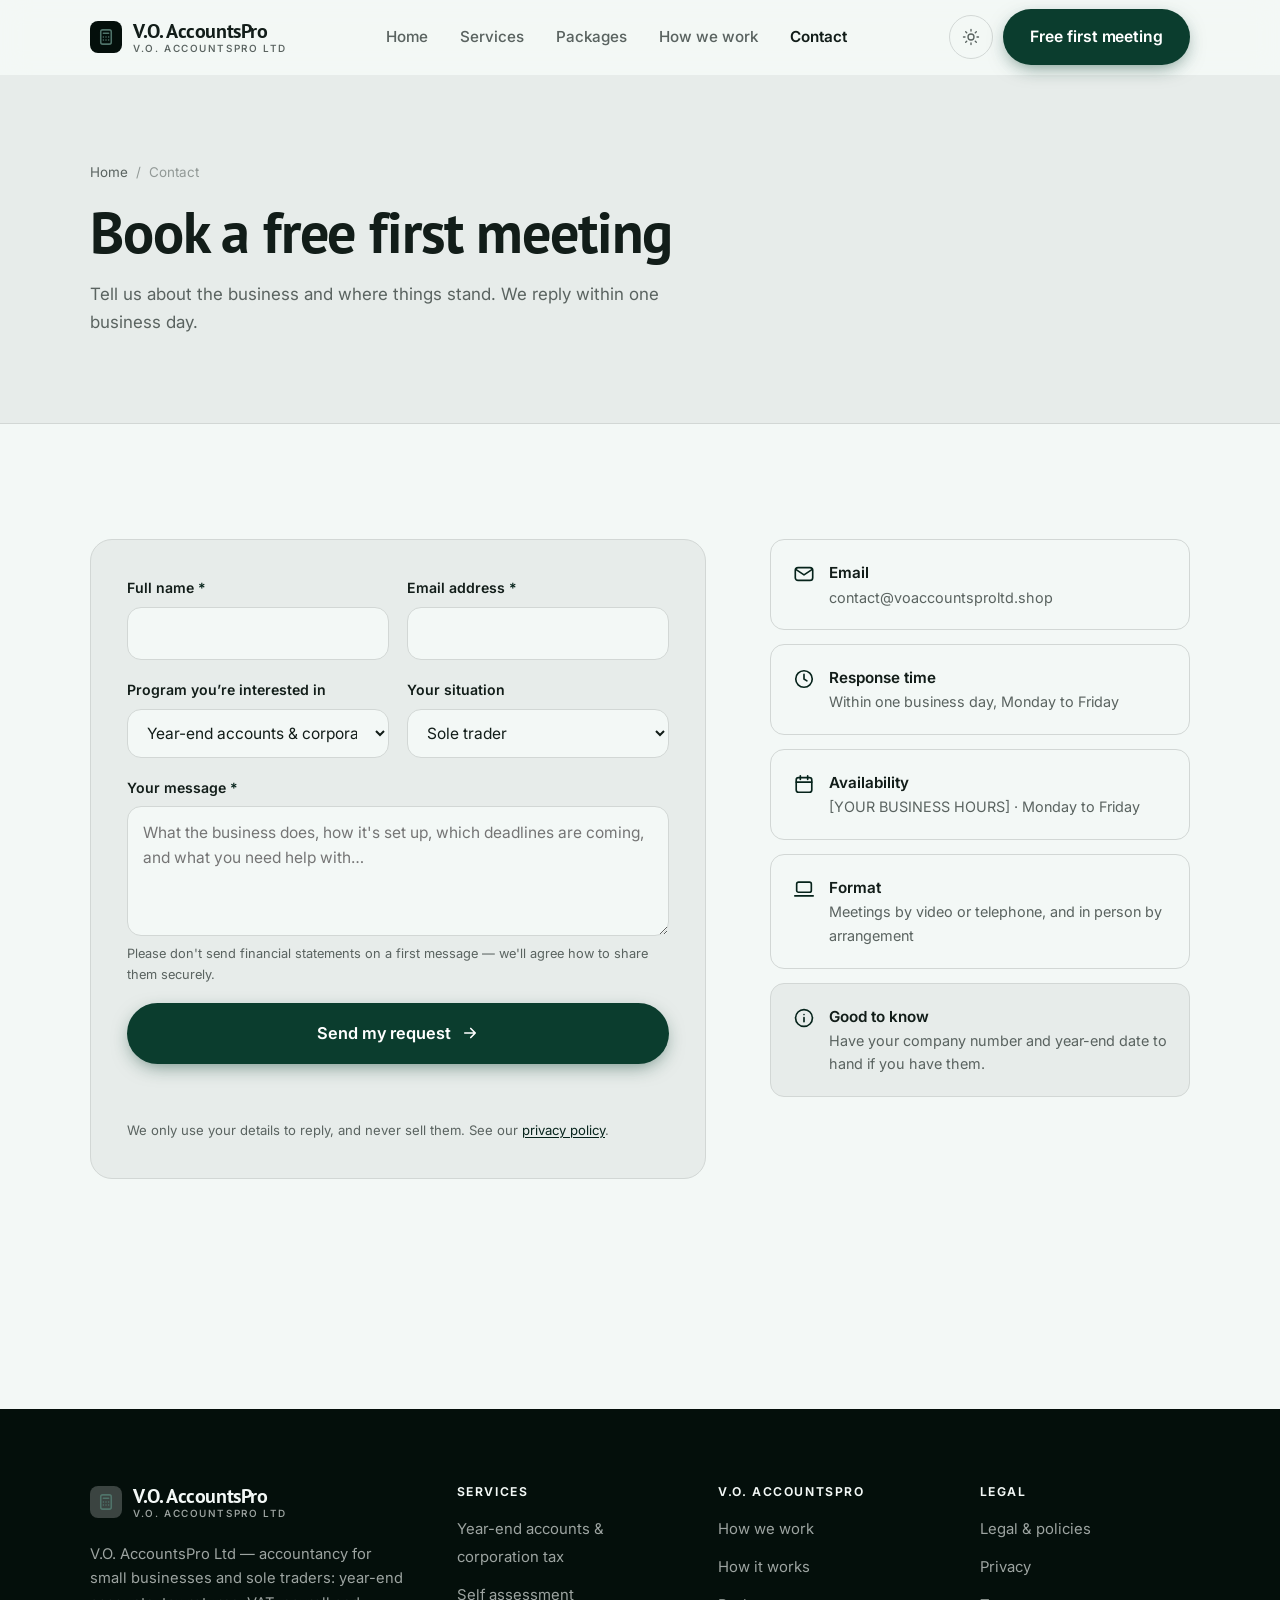
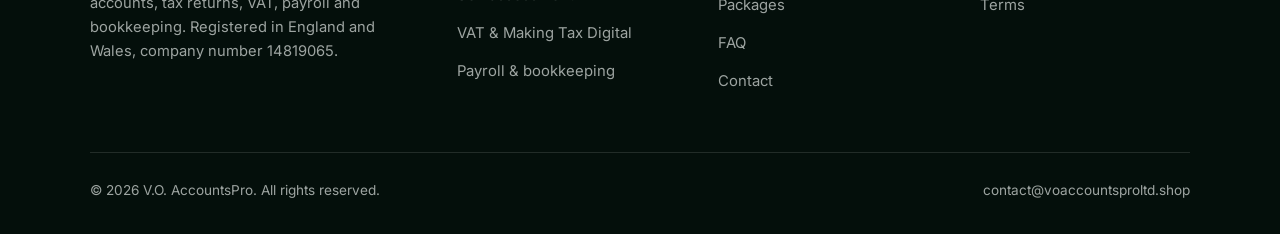
<file: contact.html>
<!DOCTYPE html>
<html lang="en" class="no-js">
<head>
<meta charset="utf-8">
<meta name="viewport" content="width=device-width, initial-scale=1">
<title>Contact — V.O. AccountsPro</title>
<meta name="description" content="Contact V.O. AccountsPro Ltd. We reply within one business day.">
<link rel="canonical" href="https://voaccountsproltd.shop/contact.html">

<meta property="og:type" content="website">
<meta property="og:url" content="https://voaccountsproltd.shop/contact.html">
<meta property="og:site_name" content="V.O. AccountsPro">
<meta property="og:locale" content="en_US">
<meta property="og:title" content="Contact — V.O. AccountsPro">
<meta property="og:description" content="Contact V.O. AccountsPro Ltd. We reply within one business day.">
<meta name="theme-color" content="#040f0b">

<link rel="icon" href="assets/img/favicon.svg" type="image/svg+xml">
<link rel="preconnect" href="https://fonts.googleapis.com">
<link rel="preconnect" href="https://fonts.gstatic.com" crossorigin>
<link rel="stylesheet" href="https://fonts.googleapis.com/css2?family=PT+Sans:wght@400;700&family=Inter:wght@400..700&display=swap">
<link rel="stylesheet" href="assets/css/style.css">

<!-- Thème appliqué avant le premier rendu (évite le flash) -->
<script>
document.documentElement.classList.remove('no-js');
(function(){try{var t=localStorage.getItem('site-theme');if(t){document.documentElement.setAttribute('data-theme',t);}}catch(e){}})();
</script>
</head>

<body>
<a class="skip-link" href="#main">Skip to main content</a>

<header class="site-header">
  <nav class="wrap nav" aria-label="Main navigation">
    <a class="brand" href="index.html">
      <svg class="brand__mark" viewBox="0 0 64 64" aria-hidden="true">
        <rect class="bm-bg" width="64" height="64" rx="16"/>
        <g class="bm-ic" transform="translate(14 14) scale(1.5)" fill="none" stroke-width="2.1" stroke-linecap="round" stroke-linejoin="round"><rect x="5" y="2.5" width="14" height="19" rx="2.5"/><path d="M8.5 7h7M8.5 12h.01M12 12h.01M15.5 12h.01M8.5 16h.01M12 16h.01M15.5 16h.01"/></g>
      </svg>
      <span>V.O. AccountsPro<span class="brand__sub">V.O. AccountsPro Ltd</span></span>
    </a>

    <ul class="nav__links" id="nav-links">
      <li><a href="index.html">Home</a></li>
      <li><a href="programs.html">Services</a></li>
      <li><a href="index.html#pricing">Packages</a></li>
      <li><a href="about.html">How we work</a></li>
      <li><a href="contact.html" aria-current="page">Contact</a></li>
      <li><a class="btn btn--primary" href="contact.html">Free first meeting</a></li>
    </ul>

    <div class="nav__cta">
      <button class="theme-toggle" type="button" aria-label="Switch to dark theme">
        <svg class="icon-sun" viewBox="0 0 24 24" fill="none" stroke="currentColor" stroke-width="1.8" stroke-linecap="round" aria-hidden="true"><circle cx="12" cy="12" r="4"/><path d="M12 2v2m0 16v2M2 12h2m16 0h2M4.9 4.9l1.4 1.4m11.4 11.4 1.4 1.4M19.1 4.9l-1.4 1.4M6.3 17.7l-1.4 1.4"/></svg>
        <svg class="icon-moon" viewBox="0 0 24 24" fill="none" stroke="currentColor" stroke-width="1.8" stroke-linecap="round" stroke-linejoin="round" aria-hidden="true"><path d="M21 12.8A9 9 0 1 1 11.2 3a7 7 0 0 0 9.8 9.8z"/></svg>
      </button>
      <a class="btn btn--primary" href="contact.html">Free first meeting</a>
      <button class="nav__toggle" type="button" aria-expanded="false" aria-controls="nav-links" aria-label="Open menu">
        <svg class="icon-open" viewBox="0 0 24 24" fill="none" stroke="currentColor" stroke-width="2" stroke-linecap="round" aria-hidden="true"><path d="M3 6h18M3 12h18M3 18h18"/></svg>
        <svg class="icon-close" viewBox="0 0 24 24" fill="none" stroke="currentColor" stroke-width="2" stroke-linecap="round" aria-hidden="true"><path d="M6 6l12 12M18 6L6 18"/></svg>
      </button>
    </div>
  </nav>
</header>

<main id="main">

<section class="page-head">
  <div class="wrap">
    <nav class="breadcrumb" aria-label="Breadcrumb">
      <a href="index.html">Home</a><span>/</span><span aria-current="page">Contact</span>
    </nav>
    <h1>Book a free first meeting</h1>
    <p>Tell us about the business and where things stand. We reply within one business day.</p>
  </div>
</section>

<section class="section wrap">
  <div class="form-layout">

    <!--
      FORM: the action attribute holds a placeholder id. Create a free form at
      https://formspree.io and replace VOTRE_ID_FORMSPREE. Until then, the button
      opens the visitor's email app with a pre-filled message to contact@voaccountsproltd.shop.
    -->
    <form class="form" id="contact-form" action="https://formspree.io/f/VOTRE_ID_FORMSPREE" method="POST"
          data-email="contact@voaccountsproltd.shop" data-subject="First meeting request"
          data-msg-mail="Your email app will open with the message ready to send." data-msg-sending="Sending…"
          data-msg-ok="Thanks! Your message is on its way. We reply within one business day." data-msg-err="Sending failed. Please email us directly at">
      <div class="form__row">
        <div class="field">
          <label for="nom">Full name <span class="req" aria-hidden="true">*</span></label>
          <input type="text" id="nom" name="nom" autocomplete="name" required>
        </div>
        <div class="field">
          <label for="email">Email address <span class="req" aria-hidden="true">*</span></label>
          <input type="email" id="email" name="email" autocomplete="email" required>
        </div>
      </div>

      <div class="form__row">
        <div class="field">
          <label for="programme">Program you’re interested in</label>
          <select id="programme" name="programme">
            <option>Year-end accounts &amp; corporation tax</option>
            <option>Self assessment</option>
            <option>VAT &amp; Making Tax Digital</option>
            <option>Payroll &amp; bookkeeping</option>
            <option>Not sure yet</option>
          </select>
        </div>
        <div class="field">
          <label for="niveau">Your situation</label>
          <select id="niveau" name="niveau">
            <option>Sole trader</option>
            <option>Limited company</option>
            <option>Landlord</option>
            <option>Behind on filings</option>
          </select>
        </div>
      </div>

      <div class="field">
        <label for="message">Your message <span class="req" aria-hidden="true">*</span></label>
        <textarea id="message" name="message" required placeholder="What the business does, how it's set up, which deadlines are coming, and what you need help with…"></textarea>
        <span class="field__hint">Please don't send financial statements on a first message — we'll agree how to share them securely.</span>
      </div>

      <!-- Bot trap: hidden from humans -->
      <div class="visually-hidden" aria-hidden="true">
        <label for="site-web">Leave this field empty</label>
        <input type="text" id="site-web" name="_gotcha" tabindex="-1" autocomplete="off">
      </div>

      <button class="btn btn--primary btn--lg" type="submit">Send my request <svg viewBox="0 0 24 24" fill="none" stroke="currentColor" stroke-width="2.2" stroke-linecap="round" stroke-linejoin="round" aria-hidden="true"><path d="M5 12h14M13 6l6 6-6 6"/></svg></button>

      <p id="form-status" class="form__status" role="status" aria-live="polite"></p>

      <p class="form__note">
        We only use your details to reply, and never sell them. See our <a href="legal.html#privacy">privacy policy</a>.
      </p>
    </form>

    <aside class="contact-aside">
      <div class="contact-card">
        <svg viewBox="0 0 24 24" fill="none" stroke="currentColor" stroke-width="1.8" stroke-linecap="round" stroke-linejoin="round" aria-hidden="true"><rect x="2.5" y="5" width="19" height="14" rx="3"/><path d="M3 7l9 6 9-6"/></svg>
        <div><b>Email</b><a href="mailto:contact@voaccountsproltd.shop">contact@voaccountsproltd.shop</a></div>
      </div>
      <div class="contact-card">
        <svg viewBox="0 0 24 24" fill="none" stroke="currentColor" stroke-width="1.8" stroke-linecap="round" stroke-linejoin="round" aria-hidden="true"><circle cx="12" cy="12" r="9"/><path d="M12 7v5l3.2 2"/></svg>
        <div><b>Response time</b><span>Within one business day, Monday to Friday</span></div>
      </div>
      <div class="contact-card">
        <svg viewBox="0 0 24 24" fill="none" stroke="currentColor" stroke-width="1.8" stroke-linecap="round" stroke-linejoin="round" aria-hidden="true"><rect x="3.5" y="5" width="17" height="16" rx="2.5"/><path d="M8 3v4M16 3v4M3.5 10h17"/></svg>
        <div><b>Availability</b><span>[YOUR BUSINESS HOURS] · Monday to Friday</span></div>
      </div>
      <div class="contact-card">
        <svg viewBox="0 0 24 24" fill="none" stroke="currentColor" stroke-width="1.8" stroke-linecap="round" stroke-linejoin="round" aria-hidden="true"><rect x="4" y="4.5" width="16" height="11" rx="2"/><path d="M2 19.5h20"/></svg>
        <div><b>Format</b><span>Meetings by video or telephone, and in person by arrangement</span></div>
      </div>
      <div class="contact-card contact-card--soft">
        <svg viewBox="0 0 24 24" fill="none" stroke="currentColor" stroke-width="1.8" stroke-linecap="round" stroke-linejoin="round" aria-hidden="true"><circle cx="12" cy="12" r="9.2"/><path d="M12 16v-4.5M12 8.2v.1"/></svg>
        <div><b>Good to know</b><span>Have your company number and year-end date to hand if you have them.</span></div>
      </div>
    </aside>

  </div>
</section>

</main>

<footer class="site-footer">
  <div class="wrap">
    <div class="footer__grid">
      <div class="footer__brand">
        <a class="brand" href="index.html">
          <svg class="brand__mark" viewBox="0 0 64 64" aria-hidden="true">
        <rect class="bm-bg" width="64" height="64" rx="16"/>
        <g class="bm-ic" transform="translate(14 14) scale(1.5)" fill="none" stroke-width="2.1" stroke-linecap="round" stroke-linejoin="round"><rect x="5" y="2.5" width="14" height="19" rx="2.5"/><path d="M8.5 7h7M8.5 12h.01M12 12h.01M15.5 12h.01M8.5 16h.01M12 16h.01M15.5 16h.01"/></g>
      </svg>
          <span>V.O. AccountsPro<span class="brand__sub">V.O. AccountsPro Ltd</span></span>
        </a>
        <p>V.O. AccountsPro Ltd — accountancy for small businesses and sole traders: year-end accounts, tax returns, VAT, payroll and bookkeeping. Registered in England and Wales, company number 14819065.</p>
      </div>

      <div class="footer__col">
        <h4>Services</h4>
        <ul>
          <li><a href="programs.html#accounts">Year-end accounts &amp; corporation tax</a></li>
          <li><a href="programs.html#tax">Self assessment</a></li>
          <li><a href="programs.html#vat">VAT &amp; Making Tax Digital</a></li>
          <li><a href="programs.html#payroll">Payroll &amp; bookkeeping</a></li>
        </ul>
      </div>

      <div class="footer__col">
        <h4>V.O. AccountsPro</h4>
        <ul>
          <li><a href="about.html">How we work</a></li>
          <li><a href="index.html#how-it-works">How it works</a></li>
          <li><a href="index.html#pricing">Packages</a></li>
          <li><a href="index.html#faq">FAQ</a></li>
          <li><a href="contact.html">Contact</a></li>
        </ul>
      </div>

      <div class="footer__col">
        <h4>Legal</h4>
        <ul>
          <li><a href="legal.html">Legal &amp; policies</a></li>
          <li><a href="legal.html#privacy">Privacy</a></li>
          <li><a href="legal.html#terms">Terms</a></li>
        </ul>
      </div>
    </div>

    <div class="footer__bottom">
      <p>© <span data-year>2026</span> V.O. AccountsPro. All rights reserved.</p>
      <p><a href="mailto:contact@voaccountsproltd.shop">contact@voaccountsproltd.shop</a></p>
    </div>
  </div>
</footer>

<script src="assets/js/main.js" defer></script>
</body>
</html>
</file>
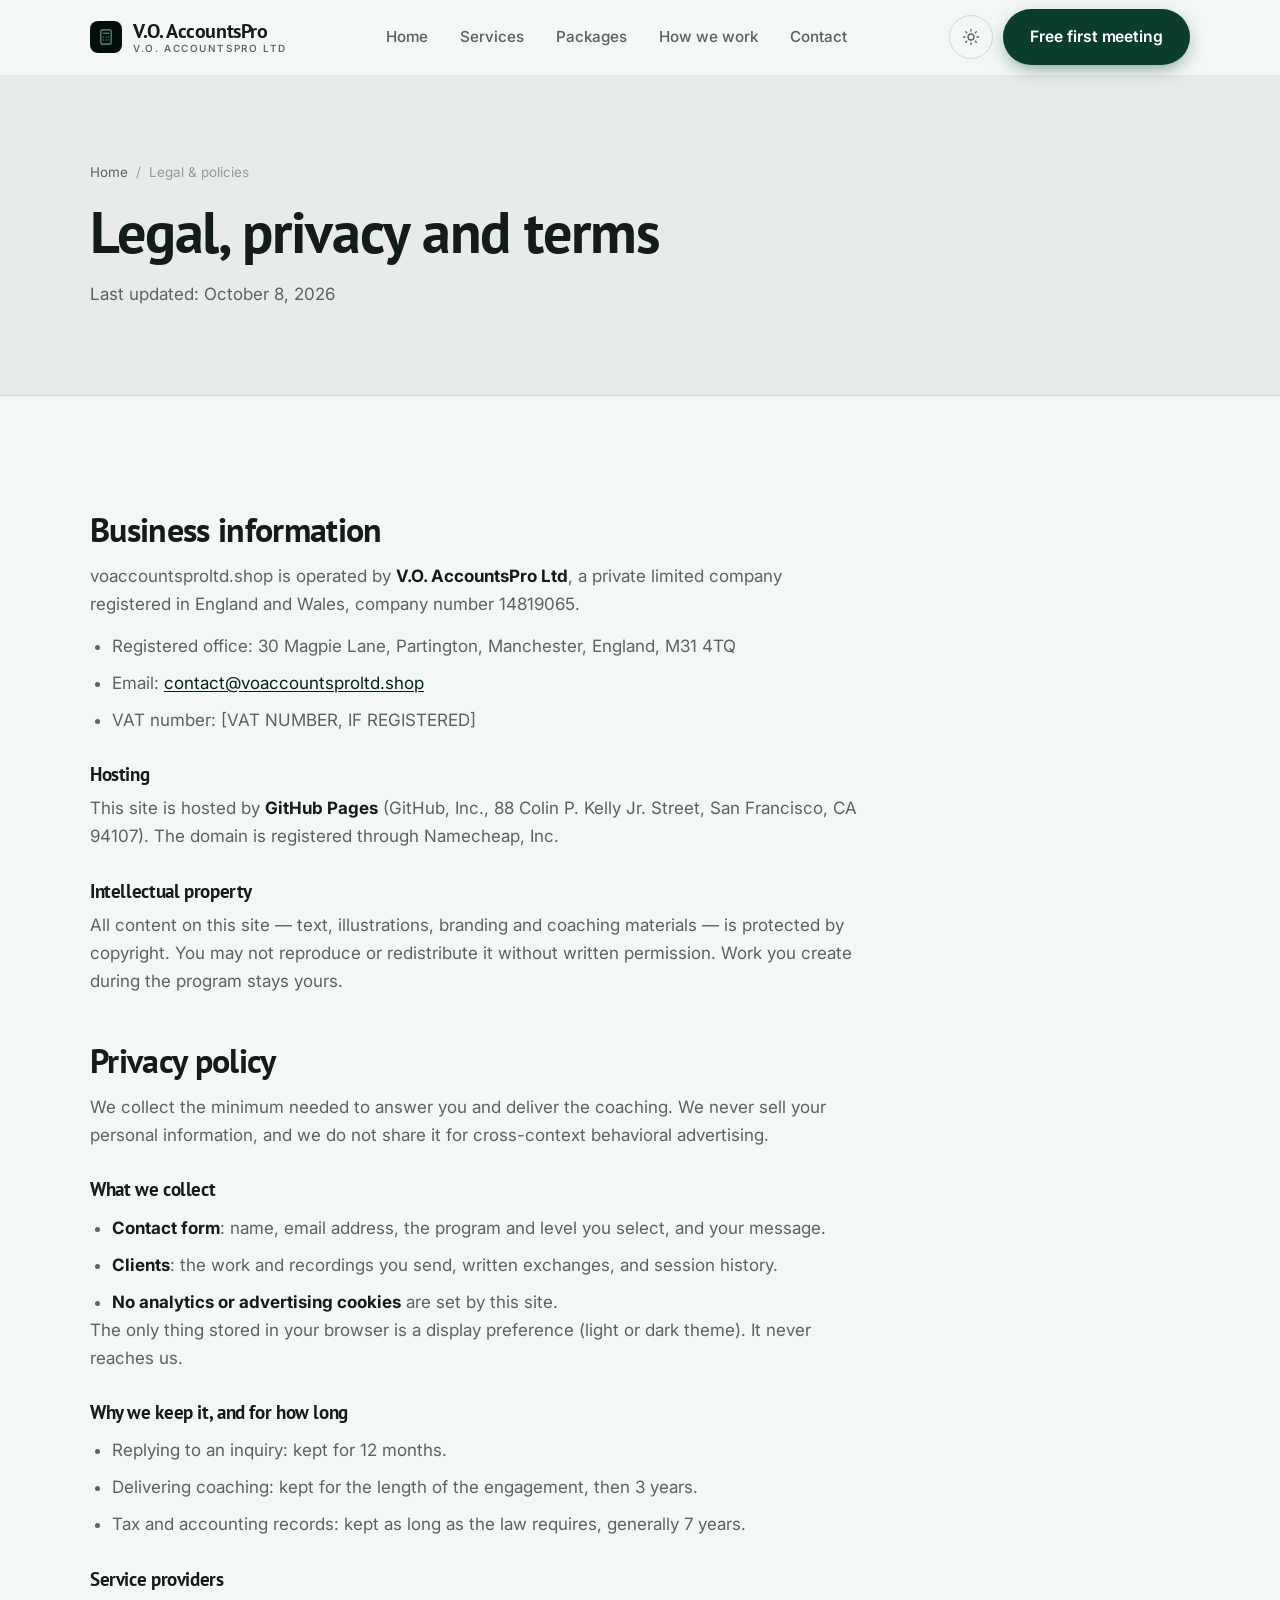
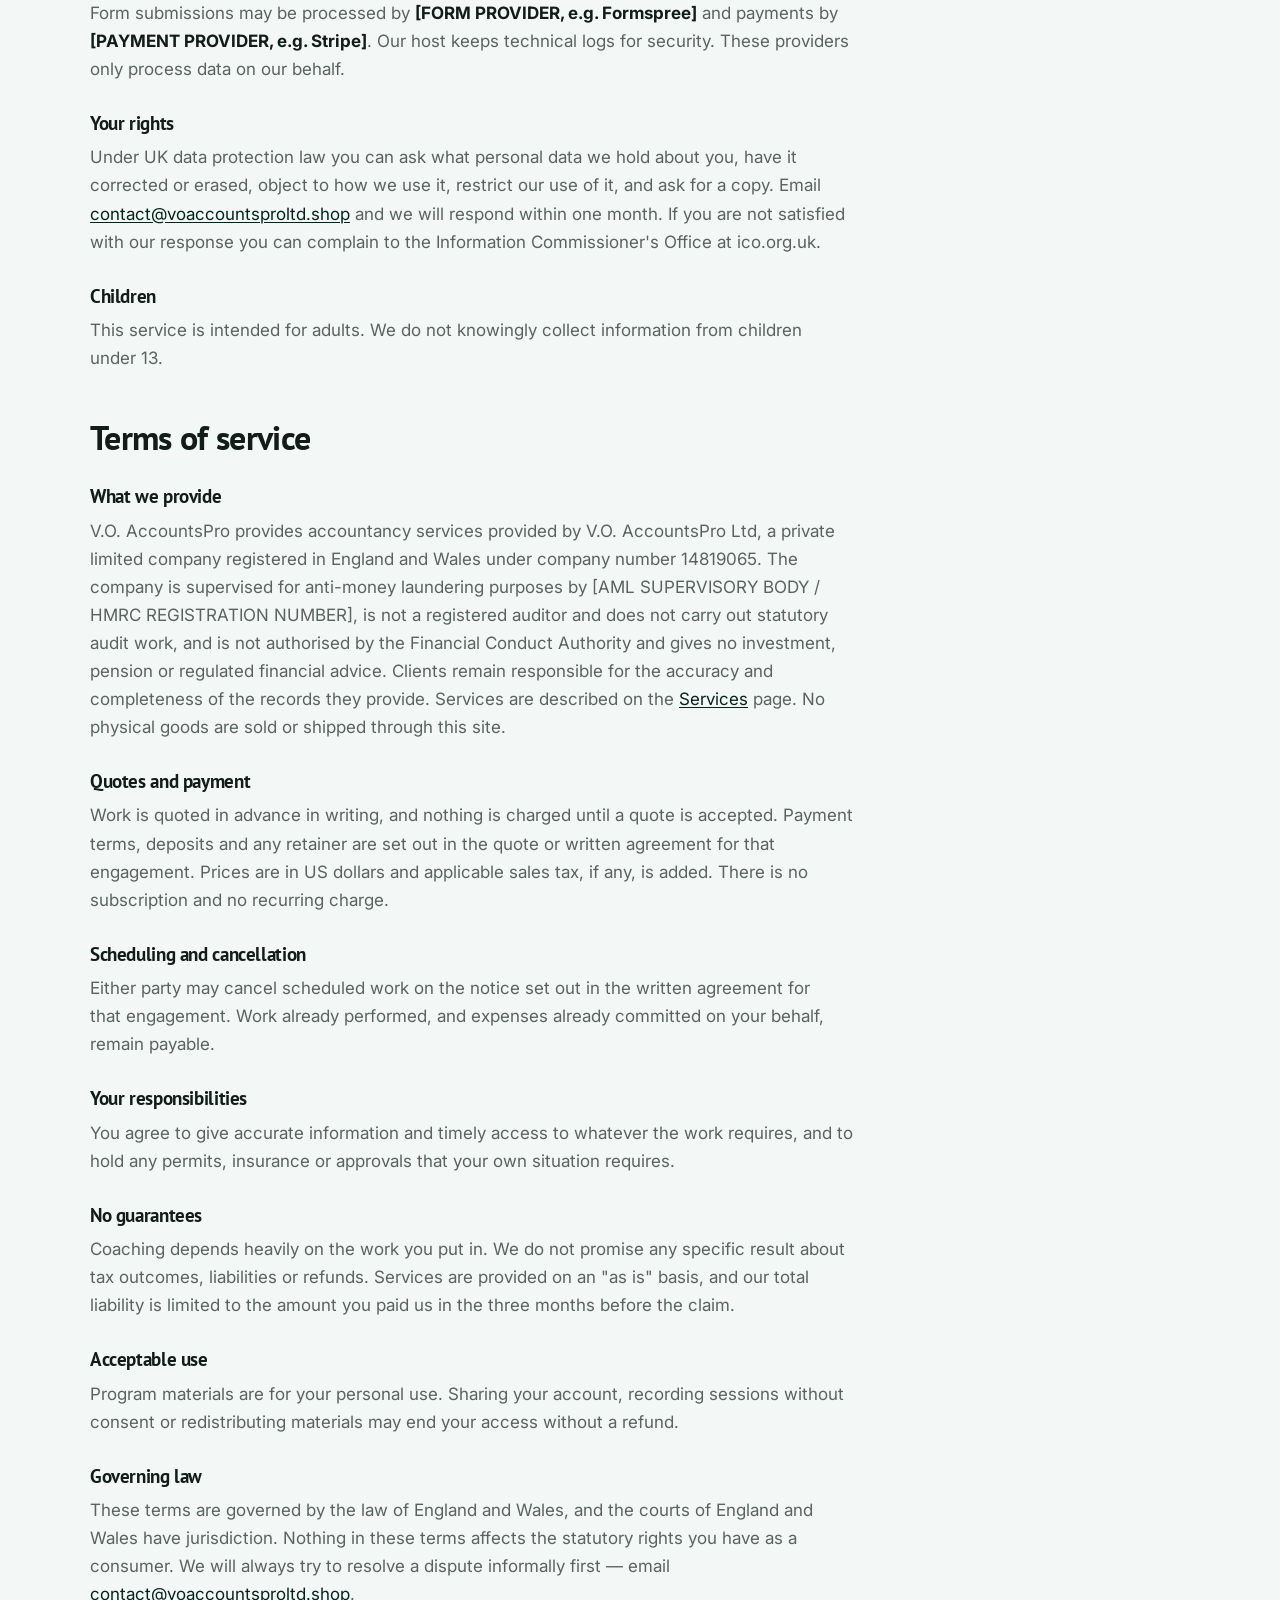
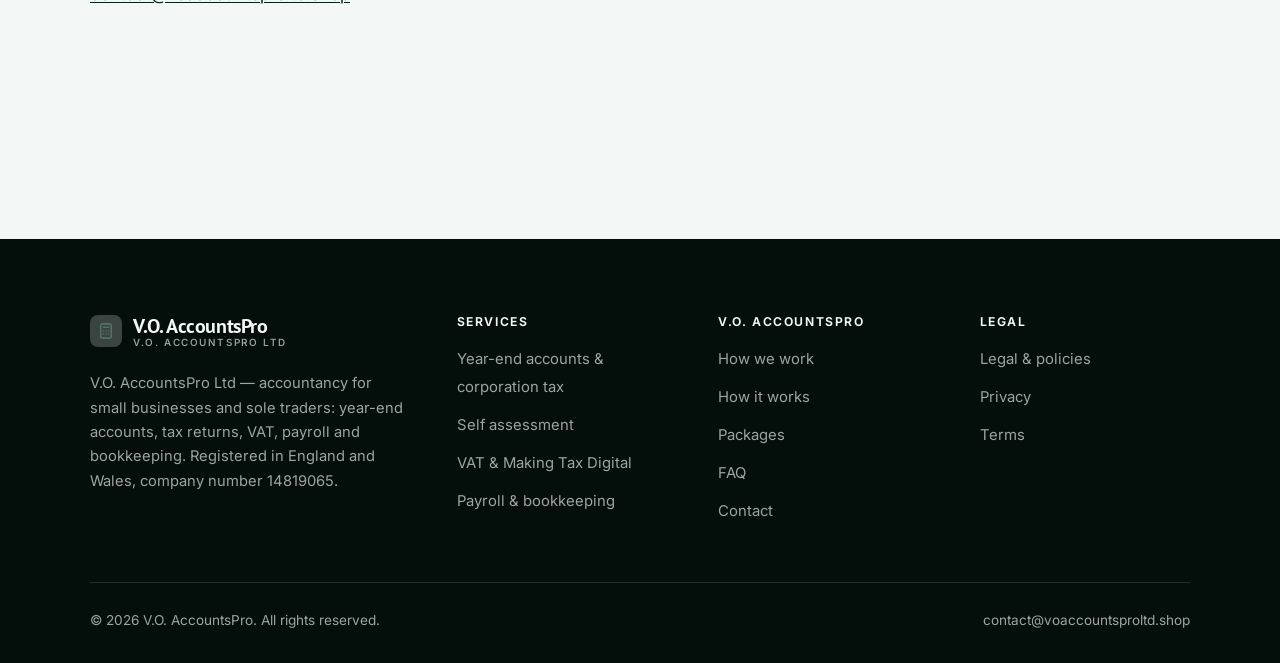
<file: legal.html>
<!DOCTYPE html>
<html lang="en" class="no-js">
<head>
<meta charset="utf-8">
<meta name="viewport" content="width=device-width, initial-scale=1">
<title>Legal, privacy and terms — V.O. AccountsPro</title>
<meta name="description" content="Business information, privacy policy and terms of service for V.O. AccountsPro.">
<meta name="robots" content="noindex">

<meta property="og:type" content="website">
<meta property="og:url" content="https://voaccountsproltd.shop/legal.html">
<meta property="og:site_name" content="V.O. AccountsPro">
<meta property="og:locale" content="en_US">
<meta property="og:title" content="Legal, privacy and terms — V.O. AccountsPro">
<meta property="og:description" content="Business information, privacy policy and terms of service for V.O. AccountsPro.">
<meta name="theme-color" content="#040f0b">

<link rel="icon" href="assets/img/favicon.svg" type="image/svg+xml">
<link rel="preconnect" href="https://fonts.googleapis.com">
<link rel="preconnect" href="https://fonts.gstatic.com" crossorigin>
<link rel="stylesheet" href="https://fonts.googleapis.com/css2?family=PT+Sans:wght@400;700&family=Inter:wght@400..700&display=swap">
<link rel="stylesheet" href="assets/css/style.css">

<!-- Thème appliqué avant le premier rendu (évite le flash) -->
<script>
document.documentElement.classList.remove('no-js');
(function(){try{var t=localStorage.getItem('site-theme');if(t){document.documentElement.setAttribute('data-theme',t);}}catch(e){}})();
</script>
</head>

<body>
<a class="skip-link" href="#main">Skip to main content</a>

<header class="site-header">
  <nav class="wrap nav" aria-label="Main navigation">
    <a class="brand" href="index.html">
      <svg class="brand__mark" viewBox="0 0 64 64" aria-hidden="true">
        <rect class="bm-bg" width="64" height="64" rx="16"/>
        <g class="bm-ic" transform="translate(14 14) scale(1.5)" fill="none" stroke-width="2.1" stroke-linecap="round" stroke-linejoin="round"><rect x="5" y="2.5" width="14" height="19" rx="2.5"/><path d="M8.5 7h7M8.5 12h.01M12 12h.01M15.5 12h.01M8.5 16h.01M12 16h.01M15.5 16h.01"/></g>
      </svg>
      <span>V.O. AccountsPro<span class="brand__sub">V.O. AccountsPro Ltd</span></span>
    </a>

    <ul class="nav__links" id="nav-links">
      <li><a href="index.html">Home</a></li>
      <li><a href="programs.html">Services</a></li>
      <li><a href="index.html#pricing">Packages</a></li>
      <li><a href="about.html">How we work</a></li>
      <li><a href="contact.html">Contact</a></li>
      <li><a class="btn btn--primary" href="contact.html">Free first meeting</a></li>
    </ul>

    <div class="nav__cta">
      <button class="theme-toggle" type="button" aria-label="Switch to dark theme">
        <svg class="icon-sun" viewBox="0 0 24 24" fill="none" stroke="currentColor" stroke-width="1.8" stroke-linecap="round" aria-hidden="true"><circle cx="12" cy="12" r="4"/><path d="M12 2v2m0 16v2M2 12h2m16 0h2M4.9 4.9l1.4 1.4m11.4 11.4 1.4 1.4M19.1 4.9l-1.4 1.4M6.3 17.7l-1.4 1.4"/></svg>
        <svg class="icon-moon" viewBox="0 0 24 24" fill="none" stroke="currentColor" stroke-width="1.8" stroke-linecap="round" stroke-linejoin="round" aria-hidden="true"><path d="M21 12.8A9 9 0 1 1 11.2 3a7 7 0 0 0 9.8 9.8z"/></svg>
      </button>
      <a class="btn btn--primary" href="contact.html">Free first meeting</a>
      <button class="nav__toggle" type="button" aria-expanded="false" aria-controls="nav-links" aria-label="Open menu">
        <svg class="icon-open" viewBox="0 0 24 24" fill="none" stroke="currentColor" stroke-width="2" stroke-linecap="round" aria-hidden="true"><path d="M3 6h18M3 12h18M3 18h18"/></svg>
        <svg class="icon-close" viewBox="0 0 24 24" fill="none" stroke="currentColor" stroke-width="2" stroke-linecap="round" aria-hidden="true"><path d="M6 6l12 12M18 6L6 18"/></svg>
      </button>
    </div>
  </nav>
</header>

<main id="main">

<section class="page-head">
  <div class="wrap">
    <nav class="breadcrumb" aria-label="Breadcrumb">
      <a href="index.html">Home</a><span>/</span><span aria-current="page">Legal &amp; policies</span>
    </nav>
    <h1>Legal, privacy and terms</h1>
    <p>Last updated: <time datetime="2026-10-08">October 8, 2026</time></p>
  </div>
</section>

<section class="section wrap">
  <div class="prose">

    <!--
      TO DO: this is a skeleton, not legal advice. Replace every [BRACKET] with
      your real details before selling, and have a lawyer review it if you can.
      Consumer protection rules differ by state.
    -->

    <h2 id="business">Business information</h2>
    <p>
      voaccountsproltd.shop is operated by <strong>V.O. AccountsPro Ltd</strong>, a private limited
      company registered in England and Wales, company number 14819065.
    </p>
    <ul>
      <li>Registered office: 30 Magpie Lane, Partington, Manchester, England, M31 4TQ</li>
      <li>Email: <a href="mailto:contact@voaccountsproltd.shop">contact@voaccountsproltd.shop</a></li>
      <li>VAT number: [VAT NUMBER, IF REGISTERED]</li>
    </ul>

    <h3>Hosting</h3>
    <p>
      This site is hosted by <strong>GitHub Pages</strong> (GitHub, Inc., 88 Colin P. Kelly Jr. Street,
      San Francisco, CA 94107). The domain is registered through Namecheap, Inc.
    </p>

    <h3>Intellectual property</h3>
    <p>
      All content on this site — text, illustrations, branding and coaching materials — is protected by
      copyright. You may not reproduce or redistribute it without written permission. Work you create during
      the program stays yours.
    </p>

    <h2 id="privacy">Privacy policy</h2>
    <p>
      We collect the minimum needed to answer you and deliver the coaching. We never sell your personal
      information, and we do not share it for cross-context behavioral advertising.
    </p>
    <h3>What we collect</h3>
    <ul>
      <li><strong>Contact form</strong>: name, email address, the program and level you select, and your message.</li>
      <li><strong>Clients</strong>: the work and recordings you send, written exchanges, and session history.</li>
      <li><strong>No analytics or advertising cookies</strong> are set by this site.</li>
    </ul>
    <p>
      The only thing stored in your browser is a display preference (light or dark theme). It never reaches us.
    </p>
    <h3>Why we keep it, and for how long</h3>
    <ul>
      <li>Replying to an inquiry: kept for 12 months.</li>
      <li>Delivering coaching: kept for the length of the engagement, then 3 years.</li>
      <li>Tax and accounting records: kept as long as the law requires, generally 7 years.</li>
    </ul>
    <h3>Service providers</h3>
    <p>
      Form submissions may be processed by <strong>[FORM PROVIDER, e.g. Formspree]</strong> and payments by
      <strong>[PAYMENT PROVIDER, e.g. Stripe]</strong>. Our host keeps technical logs for security. These
      providers only process data on our behalf.
    </p>
    <h3>Your rights</h3>
    <p>
      Under UK data protection law you can ask what personal data we hold about you, have it corrected or
      erased, object to how we use it, restrict our use of it, and ask for a copy. Email
      <a href="mailto:contact@voaccountsproltd.shop">contact@voaccountsproltd.shop</a> and we will respond within one month. If you are not satisfied with
      our response you can complain to the Information Commissioner's Office at ico.org.uk.
    </p>
    <h3>Children</h3>
    <p>
      This service is intended for adults. We do not knowingly collect information from children under 13.
    </p>

    <h2 id="terms">Terms of service</h2>
    <h3>What we provide</h3>
    <p>
      V.O. AccountsPro provides accountancy services provided by V.O. AccountsPro Ltd, a private limited company registered in England and Wales under company number 14819065. The company is supervised for anti-money laundering purposes by [AML SUPERVISORY BODY / HMRC REGISTRATION NUMBER], is not a registered auditor and does not carry out statutory audit work, and is not authorised by the Financial Conduct Authority and gives no investment, pension or regulated financial advice. Clients remain responsible for the accuracy and completeness of the records they provide. Services are described on the
      <a href="programs.html">Services</a> page. No physical goods are sold or shipped through this site.
    </p>
    <h3>Quotes and payment</h3>
    <p>
      Work is quoted in advance in writing, and nothing is charged until a quote is accepted. Payment terms,
      deposits and any retainer are set out in the quote or written agreement for that engagement. Prices are in
      US dollars and applicable sales tax, if any, is added. There is no subscription and no recurring charge.
    </p>
    <h3>Scheduling and cancellation</h3>
    <p>
      Either party may cancel scheduled work on the notice set out in the written agreement for that engagement.
      Work already performed, and expenses already committed on your behalf, remain payable.
    </p>
    <h3>Your responsibilities</h3>
    <p>
      You agree to give accurate information and timely access to whatever the work requires, and to hold any
      permits, insurance or approvals that your own situation requires.
    </p>

    <h3>No guarantees</h3>
    <p>
      Coaching depends heavily on the work you put in. We do not promise any specific result
      about tax outcomes, liabilities or refunds. Services are provided on an "as is" basis, and our total
      liability is limited to the amount you paid us in the three months before the claim.
    </p>
    <h3>Acceptable use</h3>
    <p>
      Program materials are for your personal use. Sharing your account, recording sessions without consent
      or redistributing materials may end your access without a refund.
    </p>
    <h3>Governing law</h3>
    <p>
      These terms are governed by the law of England and Wales, and the courts of England and Wales have
      jurisdiction. Nothing in these terms affects the statutory rights you have as a consumer. We will always
      try to resolve a dispute informally first — email <a href="mailto:contact@voaccountsproltd.shop">contact@voaccountsproltd.shop</a>.
    </p>

  </div>
</section>

</main>

<footer class="site-footer">
  <div class="wrap">
    <div class="footer__grid">
      <div class="footer__brand">
        <a class="brand" href="index.html">
          <svg class="brand__mark" viewBox="0 0 64 64" aria-hidden="true">
        <rect class="bm-bg" width="64" height="64" rx="16"/>
        <g class="bm-ic" transform="translate(14 14) scale(1.5)" fill="none" stroke-width="2.1" stroke-linecap="round" stroke-linejoin="round"><rect x="5" y="2.5" width="14" height="19" rx="2.5"/><path d="M8.5 7h7M8.5 12h.01M12 12h.01M15.5 12h.01M8.5 16h.01M12 16h.01M15.5 16h.01"/></g>
      </svg>
          <span>V.O. AccountsPro<span class="brand__sub">V.O. AccountsPro Ltd</span></span>
        </a>
        <p>V.O. AccountsPro Ltd — accountancy for small businesses and sole traders: year-end accounts, tax returns, VAT, payroll and bookkeeping. Registered in England and Wales, company number 14819065.</p>
      </div>

      <div class="footer__col">
        <h4>Services</h4>
        <ul>
          <li><a href="programs.html#accounts">Year-end accounts &amp; corporation tax</a></li>
          <li><a href="programs.html#tax">Self assessment</a></li>
          <li><a href="programs.html#vat">VAT &amp; Making Tax Digital</a></li>
          <li><a href="programs.html#payroll">Payroll &amp; bookkeeping</a></li>
        </ul>
      </div>

      <div class="footer__col">
        <h4>V.O. AccountsPro</h4>
        <ul>
          <li><a href="about.html">How we work</a></li>
          <li><a href="index.html#how-it-works">How it works</a></li>
          <li><a href="index.html#pricing">Packages</a></li>
          <li><a href="index.html#faq">FAQ</a></li>
          <li><a href="contact.html">Contact</a></li>
        </ul>
      </div>

      <div class="footer__col">
        <h4>Legal</h4>
        <ul>
          <li><a href="legal.html">Legal &amp; policies</a></li>
          <li><a href="legal.html#privacy">Privacy</a></li>
          <li><a href="legal.html#terms">Terms</a></li>
        </ul>
      </div>
    </div>

    <div class="footer__bottom">
      <p>© <span data-year>2026</span> V.O. AccountsPro. All rights reserved.</p>
      <p><a href="mailto:contact@voaccountsproltd.shop">contact@voaccountsproltd.shop</a></p>
    </div>
  </div>
</footer>

<script src="assets/js/main.js" defer></script>
</body>
</html>
</file>
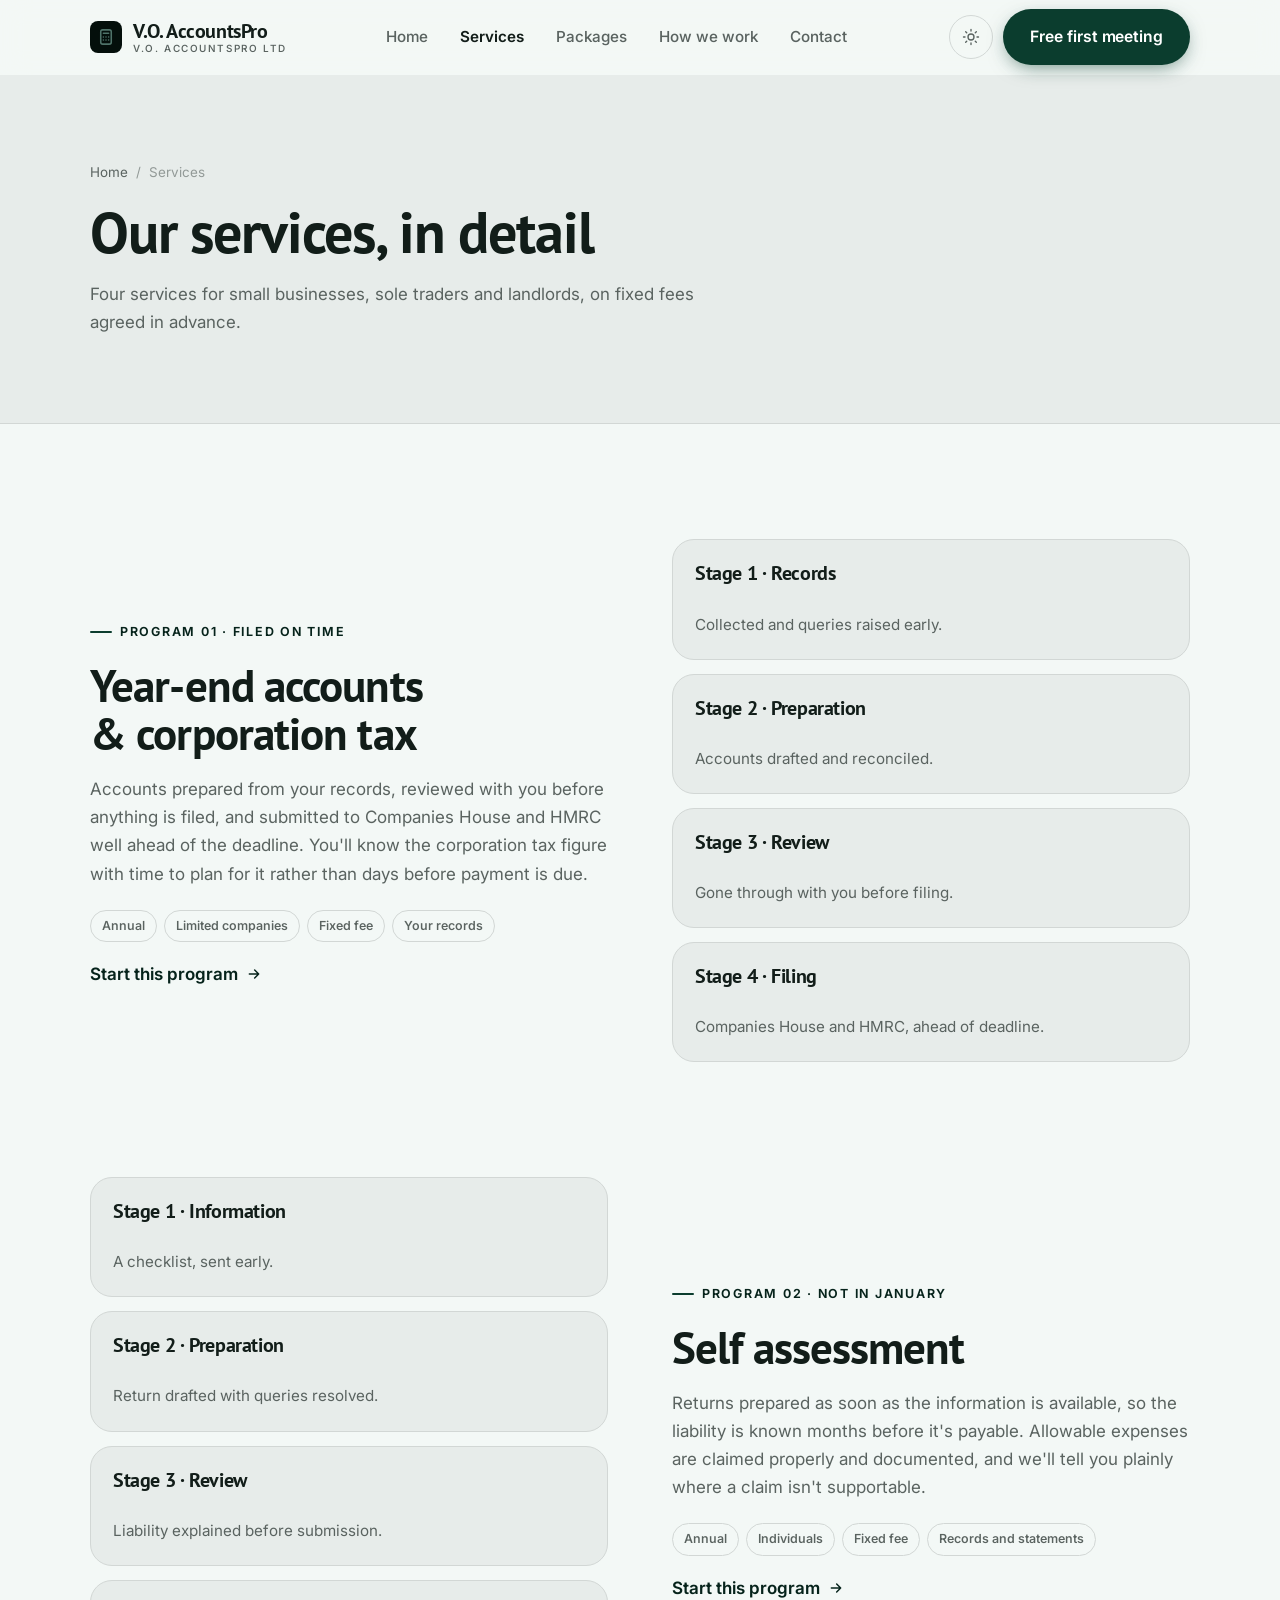
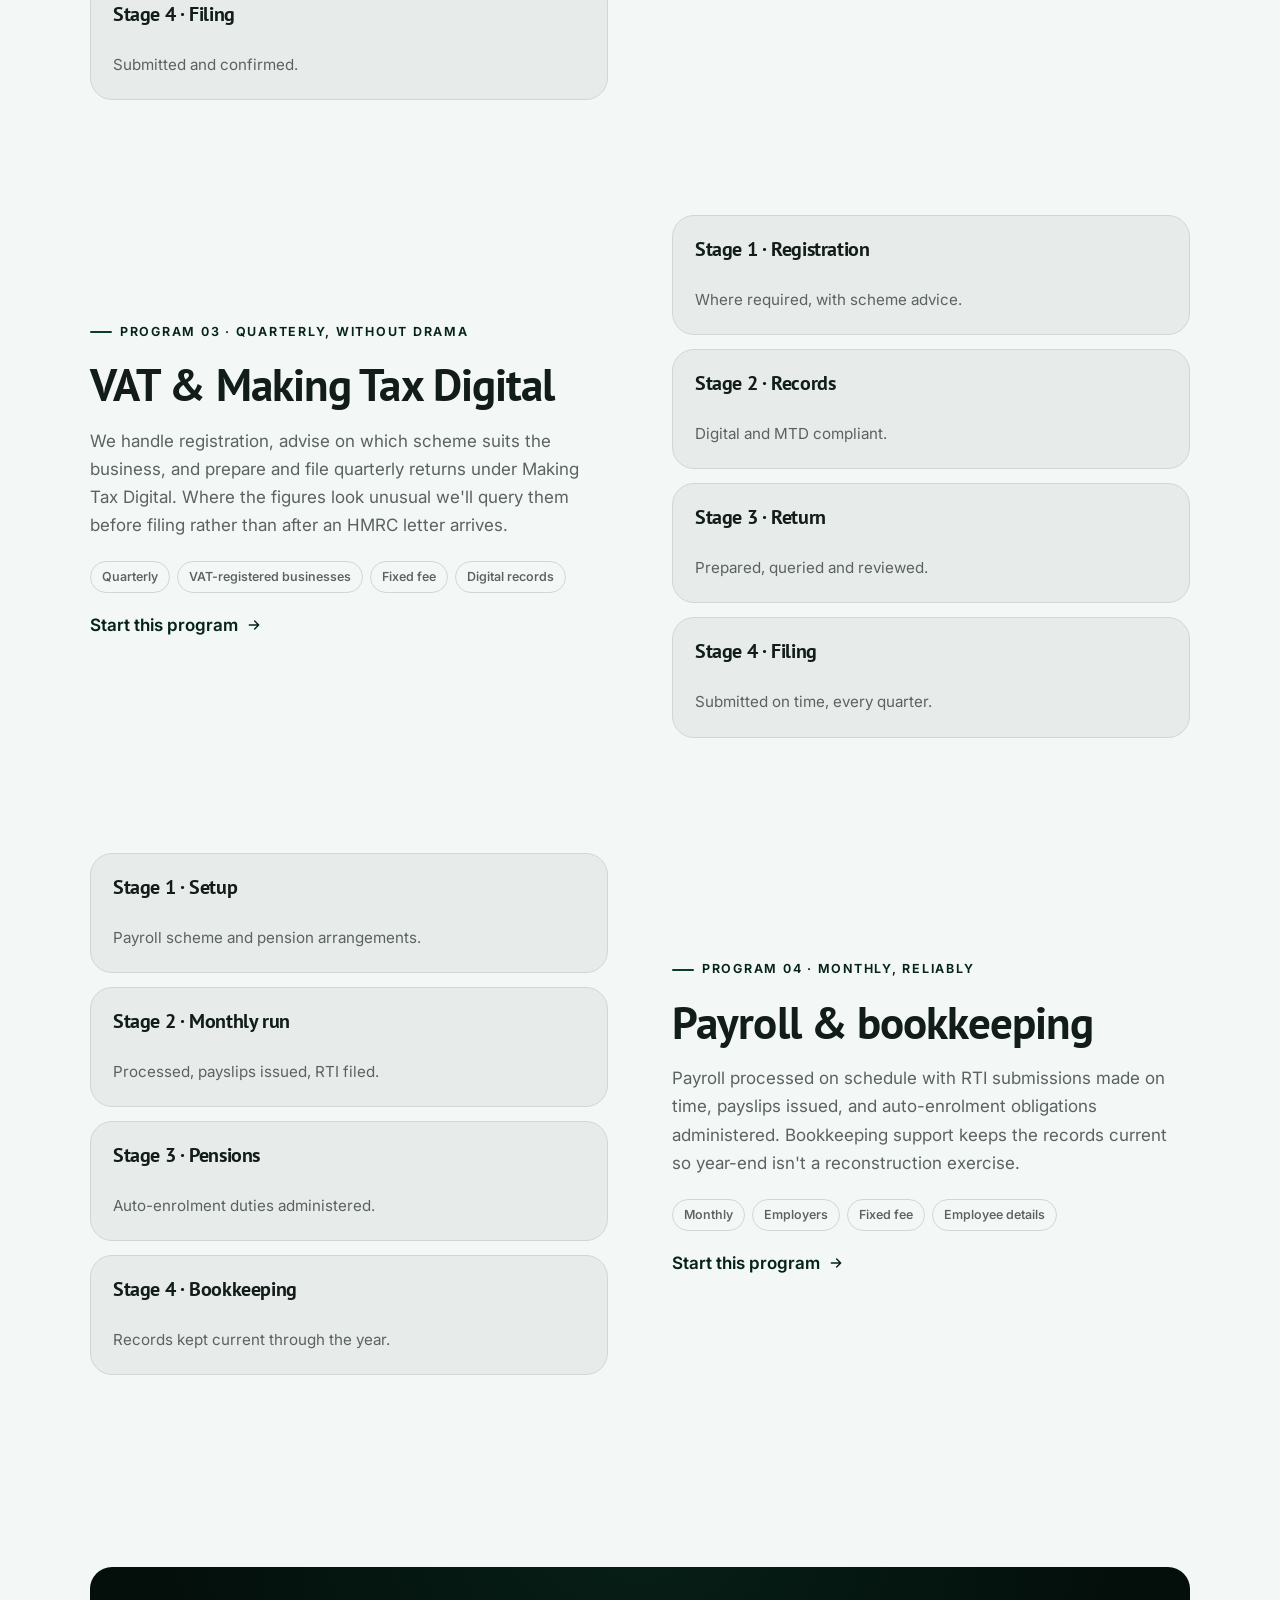
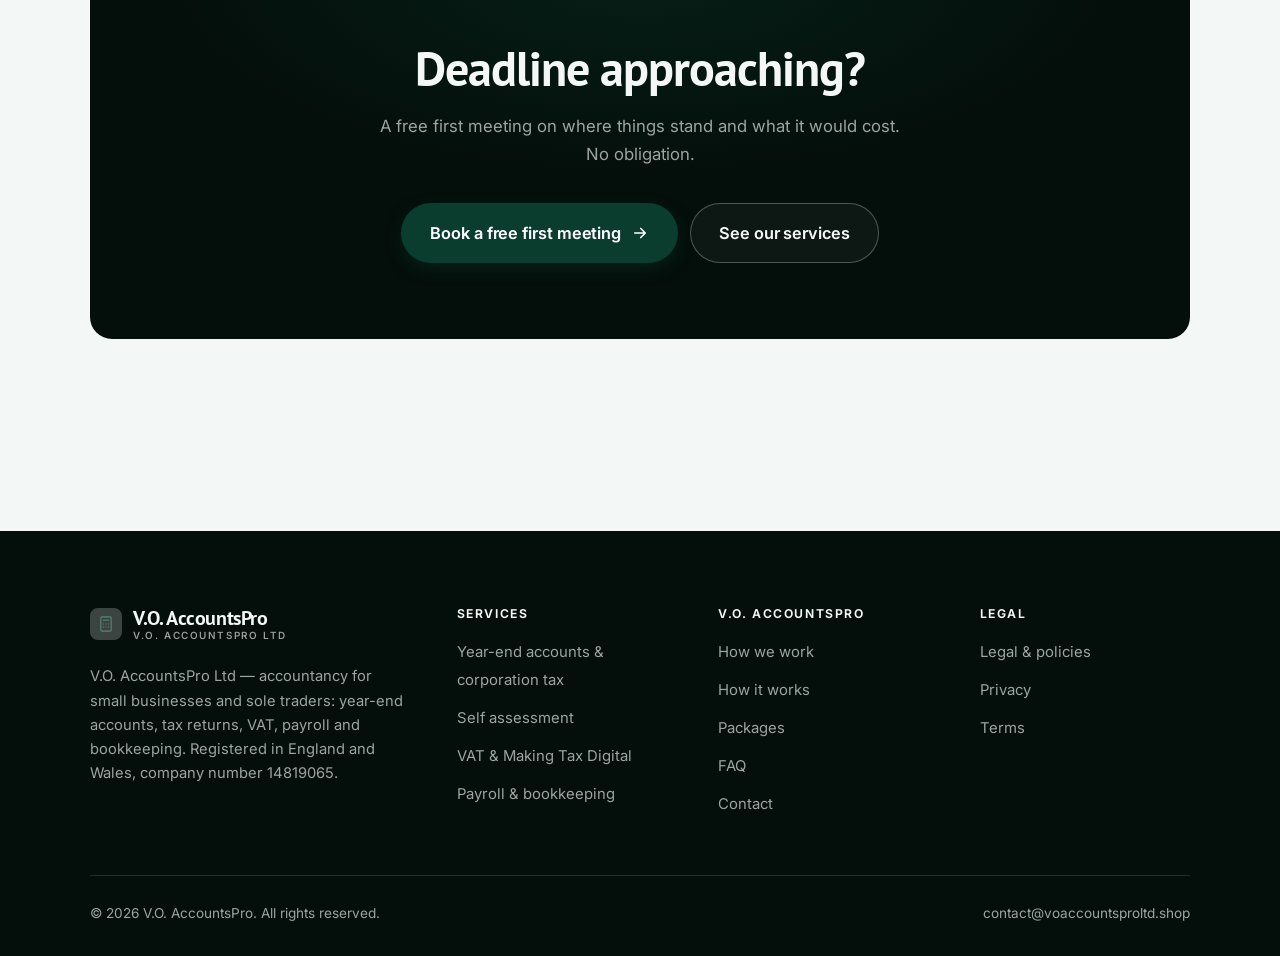
<file: programs.html>
<!DOCTYPE html>
<html lang="en" class="no-js">
<head>
<meta charset="utf-8">
<meta name="viewport" content="width=device-width, initial-scale=1">
<title>Services — V.O. AccountsPro</title>
<meta name="description" content="Services of V.O. AccountsPro Ltd: year-end accounts and corporation tax, self assessment, VAT and Making Tax Digital, payroll and bookkeeping.">
<link rel="canonical" href="https://voaccountsproltd.shop/programs.html">

<meta property="og:type" content="website">
<meta property="og:url" content="https://voaccountsproltd.shop/programs.html">
<meta property="og:site_name" content="V.O. AccountsPro">
<meta property="og:locale" content="en_US">
<meta property="og:title" content="Services — V.O. AccountsPro">
<meta property="og:description" content="Services of V.O. AccountsPro Ltd: year-end accounts and corporation tax, self assessment, VAT and Making Tax Digital, payroll and bookkeeping.">
<meta name="theme-color" content="#040f0b">

<link rel="icon" href="assets/img/favicon.svg" type="image/svg+xml">
<link rel="preconnect" href="https://fonts.googleapis.com">
<link rel="preconnect" href="https://fonts.gstatic.com" crossorigin>
<link rel="stylesheet" href="https://fonts.googleapis.com/css2?family=PT+Sans:wght@400;700&family=Inter:wght@400..700&display=swap">
<link rel="stylesheet" href="assets/css/style.css">

<!-- Thème appliqué avant le premier rendu (évite le flash) -->
<script>
document.documentElement.classList.remove('no-js');
(function(){try{var t=localStorage.getItem('site-theme');if(t){document.documentElement.setAttribute('data-theme',t);}}catch(e){}})();
</script>
</head>

<body>
<a class="skip-link" href="#main">Skip to main content</a>

<header class="site-header">
  <nav class="wrap nav" aria-label="Main navigation">
    <a class="brand" href="index.html">
      <svg class="brand__mark" viewBox="0 0 64 64" aria-hidden="true">
        <rect class="bm-bg" width="64" height="64" rx="16"/>
        <g class="bm-ic" transform="translate(14 14) scale(1.5)" fill="none" stroke-width="2.1" stroke-linecap="round" stroke-linejoin="round"><rect x="5" y="2.5" width="14" height="19" rx="2.5"/><path d="M8.5 7h7M8.5 12h.01M12 12h.01M15.5 12h.01M8.5 16h.01M12 16h.01M15.5 16h.01"/></g>
      </svg>
      <span>V.O. AccountsPro<span class="brand__sub">V.O. AccountsPro Ltd</span></span>
    </a>

    <ul class="nav__links" id="nav-links">
      <li><a href="index.html">Home</a></li>
      <li><a href="programs.html" aria-current="page">Services</a></li>
      <li><a href="index.html#pricing">Packages</a></li>
      <li><a href="about.html">How we work</a></li>
      <li><a href="contact.html">Contact</a></li>
      <li><a class="btn btn--primary" href="contact.html">Free first meeting</a></li>
    </ul>

    <div class="nav__cta">
      <button class="theme-toggle" type="button" aria-label="Switch to dark theme">
        <svg class="icon-sun" viewBox="0 0 24 24" fill="none" stroke="currentColor" stroke-width="1.8" stroke-linecap="round" aria-hidden="true"><circle cx="12" cy="12" r="4"/><path d="M12 2v2m0 16v2M2 12h2m16 0h2M4.9 4.9l1.4 1.4m11.4 11.4 1.4 1.4M19.1 4.9l-1.4 1.4M6.3 17.7l-1.4 1.4"/></svg>
        <svg class="icon-moon" viewBox="0 0 24 24" fill="none" stroke="currentColor" stroke-width="1.8" stroke-linecap="round" stroke-linejoin="round" aria-hidden="true"><path d="M21 12.8A9 9 0 1 1 11.2 3a7 7 0 0 0 9.8 9.8z"/></svg>
      </button>
      <a class="btn btn--primary" href="contact.html">Free first meeting</a>
      <button class="nav__toggle" type="button" aria-expanded="false" aria-controls="nav-links" aria-label="Open menu">
        <svg class="icon-open" viewBox="0 0 24 24" fill="none" stroke="currentColor" stroke-width="2" stroke-linecap="round" aria-hidden="true"><path d="M3 6h18M3 12h18M3 18h18"/></svg>
        <svg class="icon-close" viewBox="0 0 24 24" fill="none" stroke="currentColor" stroke-width="2" stroke-linecap="round" aria-hidden="true"><path d="M6 6l12 12M18 6L6 18"/></svg>
      </button>
    </div>
  </nav>
</header>

<main id="main">

<section class="page-head">
  <div class="wrap">
    <nav class="breadcrumb" aria-label="Breadcrumb">
      <a href="index.html">Home</a><span>/</span><span aria-current="page">Services</span>
    </nav>
    <h1>Our services, in detail</h1>
    <p>Four services for small businesses, sole traders and landlords, on fixed fees agreed in advance.</p>
  </div>
</section>

<section class="section wrap" id="accounts">
  <div class="split reveal">
    <div>
      <span class="eyebrow">Program 01 · Filed on time</span>
      <h2>Year-end accounts &amp; corporation tax</h2>
      <p>Accounts prepared from your records, reviewed with you before anything is filed, and submitted to Companies House and HMRC well ahead of the deadline. You'll know the corporation tax figure with time to plan for it rather than days before payment is due.</p>
      <ul class="tags"><li>Annual</li><li>Limited companies</li><li>Fixed fee</li><li>Your records</li></ul>
      <p><a class="arrow-link" href="contact.html">Start this program <svg viewBox="0 0 24 24" fill="none" stroke="currentColor" stroke-width="2.2" stroke-linecap="round" stroke-linejoin="round" aria-hidden="true"><path d="M5 12h14M13 6l6 6-6 6"/></svg></a></p>
    </div>
    <div class="grid grid--2 grid--tight">
      <article class="card card--sm">
        <h3>Stage 1 · Records</h3>
        <p>Collected and queries raised early.</p>
      </article>
      <article class="card card--sm">
        <h3>Stage 2 · Preparation</h3>
        <p>Accounts drafted and reconciled.</p>
      </article>
      <article class="card card--sm">
        <h3>Stage 3 · Review</h3>
        <p>Gone through with you before filing.</p>
      </article>
      <article class="card card--sm">
        <h3>Stage 4 · Filing</h3>
        <p>Companies House and HMRC, ahead of deadline.</p>
      </article>
    </div>
  </div>
</section>

<section class="section section--flush wrap" id="tax">
  <div class="split reveal">
    <div class="grid grid--2 grid--tight">
      <article class="card card--sm">
        <h3>Stage 1 · Information</h3>
        <p>A checklist, sent early.</p>
      </article>
      <article class="card card--sm">
        <h3>Stage 2 · Preparation</h3>
        <p>Return drafted with queries resolved.</p>
      </article>
      <article class="card card--sm">
        <h3>Stage 3 · Review</h3>
        <p>Liability explained before submission.</p>
      </article>
      <article class="card card--sm">
        <h3>Stage 4 · Filing</h3>
        <p>Submitted and confirmed.</p>
      </article>
    </div>
    <div>
      <span class="eyebrow">Program 02 · Not in January</span>
      <h2>Self assessment</h2>
      <p>Returns prepared as soon as the information is available, so the liability is known months before it's payable. Allowable expenses are claimed properly and documented, and we'll tell you plainly where a claim isn't supportable.</p>
      <ul class="tags"><li>Annual</li><li>Individuals</li><li>Fixed fee</li><li>Records and statements</li></ul>
      <p><a class="arrow-link" href="contact.html">Start this program <svg viewBox="0 0 24 24" fill="none" stroke="currentColor" stroke-width="2.2" stroke-linecap="round" stroke-linejoin="round" aria-hidden="true"><path d="M5 12h14M13 6l6 6-6 6"/></svg></a></p>
    </div>
  </div>
</section>

<section class="section section--flush wrap" id="vat">
  <div class="split reveal">
    <div>
      <span class="eyebrow">Program 03 · Quarterly, without drama</span>
      <h2>VAT &amp; Making Tax Digital</h2>
      <p>We handle registration, advise on which scheme suits the business, and prepare and file quarterly returns under Making Tax Digital. Where the figures look unusual we'll query them before filing rather than after an HMRC letter arrives.</p>
      <ul class="tags"><li>Quarterly</li><li>VAT-registered businesses</li><li>Fixed fee</li><li>Digital records</li></ul>
      <p><a class="arrow-link" href="contact.html">Start this program <svg viewBox="0 0 24 24" fill="none" stroke="currentColor" stroke-width="2.2" stroke-linecap="round" stroke-linejoin="round" aria-hidden="true"><path d="M5 12h14M13 6l6 6-6 6"/></svg></a></p>
    </div>
    <div class="grid grid--2 grid--tight">
      <article class="card card--sm">
        <h3>Stage 1 · Registration</h3>
        <p>Where required, with scheme advice.</p>
      </article>
      <article class="card card--sm">
        <h3>Stage 2 · Records</h3>
        <p>Digital and MTD compliant.</p>
      </article>
      <article class="card card--sm">
        <h3>Stage 3 · Return</h3>
        <p>Prepared, queried and reviewed.</p>
      </article>
      <article class="card card--sm">
        <h3>Stage 4 · Filing</h3>
        <p>Submitted on time, every quarter.</p>
      </article>
    </div>
  </div>
</section>

<section class="section section--flush wrap" id="payroll">
  <div class="split reveal">
    <div class="grid grid--2 grid--tight">
      <article class="card card--sm">
        <h3>Stage 1 · Setup</h3>
        <p>Payroll scheme and pension arrangements.</p>
      </article>
      <article class="card card--sm">
        <h3>Stage 2 · Monthly run</h3>
        <p>Processed, payslips issued, RTI filed.</p>
      </article>
      <article class="card card--sm">
        <h3>Stage 3 · Pensions</h3>
        <p>Auto-enrolment duties administered.</p>
      </article>
      <article class="card card--sm">
        <h3>Stage 4 · Bookkeeping</h3>
        <p>Records kept current through the year.</p>
      </article>
    </div>
    <div>
      <span class="eyebrow">Program 04 · Monthly, reliably</span>
      <h2>Payroll &amp; bookkeeping</h2>
      <p>Payroll processed on schedule with RTI submissions made on time, payslips issued, and auto-enrolment obligations administered. Bookkeeping support keeps the records current so year-end isn't a reconstruction exercise.</p>
      <ul class="tags"><li>Monthly</li><li>Employers</li><li>Fixed fee</li><li>Employee details</li></ul>
      <p><a class="arrow-link" href="contact.html">Start this program <svg viewBox="0 0 24 24" fill="none" stroke="currentColor" stroke-width="2.2" stroke-linecap="round" stroke-linejoin="round" aria-hidden="true"><path d="M5 12h14M13 6l6 6-6 6"/></svg></a></p>
    </div>
  </div>
</section>

<section class="wrap section--tight">
  <div class="cta-band reveal">
    <h2>Deadline approaching?</h2>
    <p>A free first meeting on where things stand and what it would cost. No obligation.</p>
    <div class="hero__actions">
      <a class="btn btn--primary btn--lg" href="contact.html">Book a free first meeting <svg viewBox="0 0 24 24" fill="none" stroke="currentColor" stroke-width="2.2" stroke-linecap="round" stroke-linejoin="round" aria-hidden="true"><path d="M5 12h14M13 6l6 6-6 6"/></svg></a>
      <a class="btn btn--on-dark btn--lg" href="programs.html">See our services</a>
    </div>
  </div>
</section>

</main>

<footer class="site-footer">
  <div class="wrap">
    <div class="footer__grid">
      <div class="footer__brand">
        <a class="brand" href="index.html">
          <svg class="brand__mark" viewBox="0 0 64 64" aria-hidden="true">
        <rect class="bm-bg" width="64" height="64" rx="16"/>
        <g class="bm-ic" transform="translate(14 14) scale(1.5)" fill="none" stroke-width="2.1" stroke-linecap="round" stroke-linejoin="round"><rect x="5" y="2.5" width="14" height="19" rx="2.5"/><path d="M8.5 7h7M8.5 12h.01M12 12h.01M15.5 12h.01M8.5 16h.01M12 16h.01M15.5 16h.01"/></g>
      </svg>
          <span>V.O. AccountsPro<span class="brand__sub">V.O. AccountsPro Ltd</span></span>
        </a>
        <p>V.O. AccountsPro Ltd — accountancy for small businesses and sole traders: year-end accounts, tax returns, VAT, payroll and bookkeeping. Registered in England and Wales, company number 14819065.</p>
      </div>

      <div class="footer__col">
        <h4>Services</h4>
        <ul>
          <li><a href="programs.html#accounts">Year-end accounts &amp; corporation tax</a></li>
          <li><a href="programs.html#tax">Self assessment</a></li>
          <li><a href="programs.html#vat">VAT &amp; Making Tax Digital</a></li>
          <li><a href="programs.html#payroll">Payroll &amp; bookkeeping</a></li>
        </ul>
      </div>

      <div class="footer__col">
        <h4>V.O. AccountsPro</h4>
        <ul>
          <li><a href="about.html">How we work</a></li>
          <li><a href="index.html#how-it-works">How it works</a></li>
          <li><a href="index.html#pricing">Packages</a></li>
          <li><a href="index.html#faq">FAQ</a></li>
          <li><a href="contact.html">Contact</a></li>
        </ul>
      </div>

      <div class="footer__col">
        <h4>Legal</h4>
        <ul>
          <li><a href="legal.html">Legal &amp; policies</a></li>
          <li><a href="legal.html#privacy">Privacy</a></li>
          <li><a href="legal.html#terms">Terms</a></li>
        </ul>
      </div>
    </div>

    <div class="footer__bottom">
      <p>© <span data-year>2026</span> V.O. AccountsPro. All rights reserved.</p>
      <p><a href="mailto:contact@voaccountsproltd.shop">contact@voaccountsproltd.shop</a></p>
    </div>
  </div>
</footer>

<script src="assets/js/main.js" defer></script>
</body>
</html>
</file>
<file: assets/css/style.css>
/* V.O. AccountsPro — couleurs et polices de la marque.
   Modifier ces valeurs suffit à changer l'identité visuelle de tout le site. */
:root {
  --c-accent:    #0b3d2e;
  --c-on-accent: #ffffff;
  --c-ink:       #040f0b;
  --c-paper:     #f3f8f6;

  --accent-ink-light: color-mix(in srgb, var(--c-accent) 58%, black);
  --accent-on-dark:   color-mix(in srgb, var(--c-accent) 72%, white);

  --font-display: "PT Sans", system-ui, -apple-system, "Segoe UI", sans-serif;
  --font-body: "Inter", system-ui, -apple-system, "Segoe UI", sans-serif;
  --display-weight: 700;
  --display-tracking: -.02em;
}

/* ==========================================================================
   Feuille de style commune aux sites de coaching
   Les couleurs de marque (--c-accent, --c-on-accent, --c-ink, --c-paper) et
   les polices sont définies juste au-dessus, par site. Tout le reste en dérive.
   ========================================================================== */

/* --------------------------------------------------------------------------
   1. Tokens dérivés
   -------------------------------------------------------------------------- */

:root {
  /* Thème clair */
  --paper:      var(--c-paper);
  --paper-2:    color-mix(in srgb, var(--c-paper) 95%, var(--c-ink));
  --paper-3:    color-mix(in srgb, var(--c-paper) 89%, var(--c-ink));
  --line:       color-mix(in srgb, var(--c-paper) 86%, var(--c-ink));
  --text:       color-mix(in srgb, var(--c-ink) 94%, var(--c-paper));
  --muted:      color-mix(in srgb, var(--c-ink) 64%, var(--c-paper));
  --accent:     var(--c-accent);
  --accent-600: color-mix(in srgb, var(--c-accent) 86%, black);
  --accent-ink: var(--accent-ink-light);
  --on-accent:  var(--c-on-accent);
  --ink:        var(--c-ink);
  --ink-soft:   color-mix(in srgb, var(--c-ink) 90%, white);
  --on-ink:     var(--c-paper);
  --on-ink-mut: color-mix(in srgb, var(--c-paper) 64%, var(--c-ink));
  --brand-bg:   var(--c-ink);

  /* Rayons */
  --r-sm: 8px;
  --r-md: 14px;
  --r-lg: 22px;
  --r-full: 999px;

  /* Ombres */
  --sh-1: 0 1px 2px rgba(0, 0, 0, .05), 0 2px 8px rgba(0, 0, 0, .04);
  --sh-2: 0 2px 4px rgba(0, 0, 0, .05), 0 12px 32px rgba(0, 0, 0, .09);
  --sh-3: 0 4px 8px rgba(0, 0, 0, .06), 0 24px 56px rgba(0, 0, 0, .14);

  /* Rythme */
  --gutter: clamp(16px, 4vw, 40px);
  --maxw: 1180px;
  --section-y: clamp(64px, 9vw, 124px);

  --ease: cubic-bezier(.22, .61, .36, 1);
}

/* Thème sombre — suit le système, sauf si l'utilisateur a choisi « clair » */
@media (prefers-color-scheme: dark) {
  :root:not([data-theme="light"]) {
    --paper:      var(--c-ink);
    --paper-2:    color-mix(in srgb, var(--c-ink) 92%, white);
    --paper-3:    color-mix(in srgb, var(--c-ink) 86%, white);
    --line:       color-mix(in srgb, var(--c-ink) 80%, white);
    --text:       color-mix(in srgb, var(--c-paper) 94%, var(--c-ink));
    --muted:      color-mix(in srgb, var(--c-paper) 66%, var(--c-ink));
    --accent-ink: var(--accent-on-dark);
    --ink:        color-mix(in srgb, var(--c-ink) 72%, black);
    --brand-bg:   color-mix(in srgb, var(--c-ink) 80%, white);
    --sh-1: 0 1px 2px rgba(0, 0, 0, .4), 0 2px 8px rgba(0, 0, 0, .3);
    --sh-2: 0 2px 4px rgba(0, 0, 0, .4), 0 12px 32px rgba(0, 0, 0, .45);
    --sh-3: 0 4px 8px rgba(0, 0, 0, .45), 0 24px 56px rgba(0, 0, 0, .55);
  }
}

/* Thème sombre — choix explicite */
:root[data-theme="dark"] {
  --paper:      var(--c-ink);
  --paper-2:    color-mix(in srgb, var(--c-ink) 92%, white);
  --paper-3:    color-mix(in srgb, var(--c-ink) 86%, white);
  --line:       color-mix(in srgb, var(--c-ink) 80%, white);
  --text:       color-mix(in srgb, var(--c-paper) 94%, var(--c-ink));
  --muted:      color-mix(in srgb, var(--c-paper) 66%, var(--c-ink));
  --accent-ink: var(--accent-on-dark);
  --ink:        color-mix(in srgb, var(--c-ink) 72%, black);
  --brand-bg:   color-mix(in srgb, var(--c-ink) 80%, white);
  --sh-1: 0 1px 2px rgba(0, 0, 0, .4), 0 2px 8px rgba(0, 0, 0, .3);
  --sh-2: 0 2px 4px rgba(0, 0, 0, .4), 0 12px 32px rgba(0, 0, 0, .45);
  --sh-3: 0 4px 8px rgba(0, 0, 0, .45), 0 24px 56px rgba(0, 0, 0, .55);
}

/* --------------------------------------------------------------------------
   2. Reset / base
   -------------------------------------------------------------------------- */

*, *::before, *::after { box-sizing: border-box; }

* { margin: 0; }

html {
  -webkit-text-size-adjust: 100%;
  scroll-behavior: smooth;
  scroll-padding-top: 88px;
}

body {
  background: var(--paper);
  color: var(--text);
  font-family: var(--font-body);
  font-size: 17px;
  line-height: 1.65;
  -webkit-font-smoothing: antialiased;
  text-rendering: optimizeLegibility;
  overflow-x: hidden;
}

img, svg, video { display: block; max-width: 100%; height: auto; }

a { color: inherit; text-decoration: none; }

button, input, textarea, select { font: inherit; color: inherit; }

h1, h2, h3, h4 {
  font-family: var(--font-display);
  font-weight: var(--display-weight);
  line-height: 1.08;
  letter-spacing: var(--display-tracking);
  text-wrap: balance;
}

p { text-wrap: pretty; }

:focus-visible {
  outline: 3px solid var(--accent);
  outline-offset: 3px;
  border-radius: 4px;
}

::selection { background: var(--accent); color: var(--on-accent); }

/* --------------------------------------------------------------------------
   3. Utilitaires de mise en page
   -------------------------------------------------------------------------- */

.wrap {
  width: 100%;
  max-width: var(--maxw);
  margin-inline: auto;
  padding-inline: var(--gutter);
}

.section { padding-block: var(--section-y); }
.section--flush { padding-top: 0; }
.section--tight { padding-block: clamp(48px, 6vw, 80px); }

.skip-link {
  position: absolute;
  left: 12px;
  top: -100px;
  z-index: 200;
  background: var(--accent);
  color: var(--on-accent);
  padding: 12px 20px;
  border-radius: var(--r-sm);
  font-weight: 600;
  transition: top .2s var(--ease);
}
.skip-link:focus { top: 12px; }

.eyebrow {
  display: inline-flex;
  align-items: center;
  gap: 8px;
  font-size: .78rem;
  font-weight: 650;
  letter-spacing: .14em;
  text-transform: uppercase;
  color: var(--accent-ink);
  margin-bottom: 18px;
}
.eyebrow::before {
  content: "";
  width: 22px;
  height: 2px;
  background: var(--accent);
  border-radius: 2px;
}

.section-head { max-width: 62ch; margin-bottom: clamp(36px, 5vw, 60px); }
.section-head h2 { font-size: clamp(2rem, 4.4vw, 3.1rem); }
.section-head p {
  margin-top: 18px;
  color: var(--muted);
  font-size: clamp(1rem, 1.6vw, 1.12rem);
  max-width: 58ch;
}

.section-head--center { margin-inline: auto; text-align: center; }
.section-head--center .eyebrow { justify-content: center; }
.section-head--center p { margin-inline: auto; }

/* --------------------------------------------------------------------------
   4. Boutons
   -------------------------------------------------------------------------- */

.btn {
  display: inline-flex;
  align-items: center;
  justify-content: center;
  gap: 10px;
  padding: 14px 26px;
  border: 1px solid transparent;
  border-radius: var(--r-full);
  font-weight: 620;
  font-size: .98rem;
  letter-spacing: -.005em;
  cursor: pointer;
  white-space: nowrap;
  transition: transform .18s var(--ease), background-color .18s var(--ease),
              border-color .18s var(--ease), box-shadow .18s var(--ease), color .18s var(--ease);
}
.btn:hover { transform: translateY(-2px); }
.btn:active { transform: translateY(0); }

.btn--primary {
  background: var(--accent);
  color: var(--on-accent);
  box-shadow: 0 6px 20px -6px color-mix(in srgb, var(--c-accent) 65%, transparent);
}
.btn--primary:hover {
  background: var(--accent-600);
  box-shadow: 0 12px 28px -8px color-mix(in srgb, var(--c-accent) 70%, transparent);
}

.btn--ghost {
  border-color: var(--line);
  background: transparent;
  color: var(--text);
}
.btn--ghost:hover { border-color: var(--accent); color: var(--accent-ink); }

.btn--on-dark {
  border-color: color-mix(in srgb, var(--c-paper) 28%, transparent);
  color: var(--on-ink);
  background: color-mix(in srgb, var(--c-paper) 4%, transparent);
}
.btn--on-dark:hover {
  border-color: color-mix(in srgb, var(--c-paper) 60%, transparent);
  background: color-mix(in srgb, var(--c-paper) 10%, transparent);
}

.btn--lg { padding: 16px 28px; font-size: 1.02rem; }
.btn--block { width: 100%; }

.btn svg { width: 18px; height: 18px; flex: none; }

@media (max-width: 420px) {
  .btn--lg { padding: 15px 22px; font-size: 1rem; white-space: normal; text-align: center; }
}

/* Lien fléché */
.arrow-link {
  display: inline-flex;
  align-items: center;
  gap: 8px;
  font-weight: 620;
  color: var(--accent-ink);
}
.arrow-link svg { width: 16px; height: 16px; transition: transform .18s var(--ease); }
.arrow-link:hover svg { transform: translateX(4px); }

/* --------------------------------------------------------------------------
   5. En-tête / navigation
   -------------------------------------------------------------------------- */

.site-header {
  position: sticky;
  top: 0;
  z-index: 100;
  background: color-mix(in srgb, var(--paper) 82%, transparent);
  backdrop-filter: saturate(180%) blur(14px);
  -webkit-backdrop-filter: saturate(180%) blur(14px);
  border-bottom: 1px solid transparent;
  transition: border-color .25s var(--ease), background-color .25s var(--ease);
}
.site-header.is-stuck {
  border-bottom-color: var(--line);
  background: color-mix(in srgb, var(--paper) 94%, transparent);
}

.nav {
  display: flex;
  align-items: center;
  justify-content: space-between;
  gap: 24px;
  height: 74px;
}

.brand {
  display: inline-flex;
  align-items: center;
  gap: 11px;
  font-family: var(--font-display);
  font-weight: var(--display-weight);
  font-size: 1.24rem;
  letter-spacing: var(--display-tracking);
  flex: none;
  line-height: 1.1;
}
.brand__mark { width: 32px; height: 32px; flex: none; }
.brand__mark .bm-bg { fill: var(--brand-bg); }
.brand__mark .bm-ic { stroke: var(--accent-on-dark); color: var(--accent-on-dark); }
.brand__sub {
  display: block;
  font-family: var(--font-body);
  font-size: .62rem;
  font-weight: 550;
  letter-spacing: .16em;
  text-transform: uppercase;
  color: var(--muted);
  margin-top: 1px;
}

.nav__links {
  display: flex;
  align-items: center;
  gap: 4px;
  list-style: none;
  padding: 0;
}
.nav__links a {
  display: block;
  padding: 9px 14px;
  border-radius: var(--r-full);
  font-size: .95rem;
  font-weight: 520;
  color: var(--muted);
  transition: color .16s var(--ease), background-color .16s var(--ease);
}
.nav__links a:hover { color: var(--text); background: var(--paper-2); }
.nav__links a[aria-current="page"] { color: var(--text); font-weight: 620; }
.nav__links .btn { display: none; }

.nav__cta { display: flex; align-items: center; gap: 10px; flex: none; }

.nav__toggle {
  display: none;
  width: 44px;
  height: 44px;
  align-items: center;
  justify-content: center;
  background: transparent;
  border: 1px solid var(--line);
  border-radius: var(--r-full);
  cursor: pointer;
}
.nav__toggle svg { width: 20px; height: 20px; }
.nav__toggle .icon-close { display: none; }
.nav__toggle[aria-expanded="true"] .icon-open { display: none; }
.nav__toggle[aria-expanded="true"] .icon-close { display: block; }

@media (max-width: 900px) {
  .nav__links, .nav__cta .btn { display: none; }
  .nav__toggle { display: inline-flex; }

  .nav__links {
    position: fixed;
    inset: 74px 0 auto;
    flex-direction: column;
    align-items: stretch;
    gap: 2px;
    padding: 20px var(--gutter) 32px;
    background: var(--paper);
    border-bottom: 1px solid var(--line);
    box-shadow: var(--sh-2);
  }
  .nav__links.is-open { display: flex; }
  .nav__links a { padding: 14px 4px; font-size: 1.1rem; border-radius: var(--r-sm); }
  .nav__links a.btn { display: inline-flex; margin-top: 14px; padding: 14px 26px; color: var(--on-accent); }
}

@media (max-width: 380px) {
  .brand__sub { display: none; }
}

/* Bouton de thème */
.theme-toggle {
  width: 44px;
  height: 44px;
  display: inline-flex;
  align-items: center;
  justify-content: center;
  background: transparent;
  border: 1px solid var(--line);
  border-radius: var(--r-full);
  cursor: pointer;
  color: var(--muted);
  transition: color .16s var(--ease), border-color .16s var(--ease);
}
.theme-toggle:hover { color: var(--text); border-color: var(--accent); }
.theme-toggle svg { width: 18px; height: 18px; }
.theme-toggle .icon-moon { display: none; }
:root[data-theme="dark"] .theme-toggle .icon-sun { display: none; }
:root[data-theme="dark"] .theme-toggle .icon-moon { display: block; }
@media (prefers-color-scheme: dark) {
  :root:not([data-theme="light"]) .theme-toggle .icon-sun { display: none; }
  :root:not([data-theme="light"]) .theme-toggle .icon-moon { display: block; }
}

/* --------------------------------------------------------------------------
   6. Hero
   -------------------------------------------------------------------------- */

.hero {
  position: relative;
  background: var(--ink);
  color: var(--on-ink);
  overflow: hidden;
  isolation: isolate;
}

/* Halo de couleur + grain léger */
.hero::before {
  content: "";
  position: absolute;
  inset: -30% -10% auto;
  height: 130%;
  background:
    radial-gradient(60% 55% at 78% 18%, color-mix(in srgb, var(--c-accent) 34%, transparent), transparent 62%),
    radial-gradient(48% 44% at 12% 88%, color-mix(in srgb, var(--c-accent) 16%, transparent), transparent 66%);
  z-index: -2;
  pointer-events: none;
}
.hero::after {
  content: "";
  position: absolute;
  inset: 0;
  background-image: url("data:image/svg+xml,%3Csvg xmlns='http://www.w3.org/2000/svg' width='160' height='160'%3E%3Cfilter id='n'%3E%3CfeTurbulence type='fractalNoise' baseFrequency='.85' numOctaves='3'/%3E%3C/filter%3E%3Crect width='160' height='160' filter='url(%23n)' opacity='.28'/%3E%3C/svg%3E");
  opacity: .45;
  mix-blend-mode: overlay;
  z-index: -1;
  pointer-events: none;
}

.hero__inner {
  display: grid;
  grid-template-columns: minmax(0, 1.05fr) minmax(0, .95fr);
  align-items: center;
  gap: clamp(32px, 5vw, 72px);
  padding-block: clamp(56px, 8vw, 110px);
}

.hero h1 {
  font-size: clamp(2.5rem, 6vw, 4.6rem);
  letter-spacing: calc(var(--display-tracking) * 1.4);
}
.hero h1 em {
  font-style: normal;
  color: var(--accent-on-dark);
  text-decoration: underline;
  text-decoration-color: color-mix(in srgb, var(--c-accent) 45%, transparent);
  text-decoration-thickness: .1em;
  text-underline-offset: .14em;
  text-decoration-skip-ink: none;
}

.hero__lede {
  margin-top: 22px;
  font-size: clamp(1.04rem, 1.9vw, 1.2rem);
  color: var(--on-ink-mut);
  max-width: 50ch;
}

.hero__actions {
  display: flex;
  flex-wrap: wrap;
  gap: 12px;
  margin-top: 34px;
}

.hero__eyebrow { color: var(--accent-on-dark); }
.hero__eyebrow::before { background: var(--accent-on-dark); }

/* Faits sur l'offre */
.hero__proof {
  display: grid;
  grid-template-columns: repeat(4, minmax(0, 1fr));
  gap: clamp(18px, 3vw, 32px);
  margin-top: 44px;
  padding: 26px 0 0;
  border-top: 1px solid color-mix(in srgb, var(--c-paper) 14%, transparent);
  list-style: none;
}
.stat__num {
  display: block;
  font-family: var(--font-display);
  font-size: clamp(1.5rem, 2.6vw, 2.05rem);
  font-weight: var(--display-weight);
  line-height: 1;
  letter-spacing: var(--display-tracking);
  white-space: nowrap;
}
.stat__label {
  display: block;
  margin-top: 7px;
  font-size: .82rem;
  line-height: 1.4;
  color: var(--on-ink-mut);
}

.hero__art svg { width: 100%; height: auto; border-radius: var(--r-lg); box-shadow: var(--sh-3); }

@media (max-width: 880px) {
  .hero__inner { grid-template-columns: 1fr; }
  .hero__art { order: -1; max-width: 560px; }
}
@media (max-width: 540px) {
  .hero__proof { grid-template-columns: repeat(2, minmax(0, 1fr)); }
}

/* --------------------------------------------------------------------------
   7. Bandeau défilant
   -------------------------------------------------------------------------- */

.marquee {
  background: var(--ink-soft);
  color: var(--on-ink-mut);
  border-top: 1px solid color-mix(in srgb, var(--c-paper) 8%, transparent);
  padding-block: 18px;
  overflow: hidden;
  white-space: nowrap;
  mask-image: linear-gradient(90deg, transparent, #000 8%, #000 92%, transparent);
  -webkit-mask-image: linear-gradient(90deg, transparent, #000 8%, #000 92%, transparent);
}
.marquee__track {
  display: inline-flex;
  gap: 42px;
  align-items: center;
  animation: marquee 38s linear infinite;
  font-size: .86rem;
  letter-spacing: .12em;
  text-transform: uppercase;
  font-weight: 560;
}
.marquee__track span { display: inline-flex; align-items: center; gap: 42px; }
.marquee__track span::after {
  content: "";
  width: 5px; height: 5px;
  border-radius: 50%;
  background: var(--accent);
  opacity: .8;
}
@keyframes marquee { to { transform: translateX(-50%); } }

/* --------------------------------------------------------------------------
   8. Grilles de cartes
   -------------------------------------------------------------------------- */

.grid {
  display: grid;
  gap: clamp(16px, 2.2vw, 26px);
}
.grid--2 { grid-template-columns: repeat(auto-fit, minmax(min(100%, 260px), 1fr)); }
.grid--3 { grid-template-columns: repeat(auto-fit, minmax(min(100%, 270px), 1fr)); }
.grid--4 { grid-template-columns: repeat(auto-fit, minmax(min(100%, 230px), 1fr)); }
.grid--tight { gap: 14px; }

.card {
  position: relative;
  display: flex;
  flex-direction: column;
  padding: 28px;
  background: var(--paper-2);
  border: 1px solid var(--line);
  border-radius: var(--r-lg);
  transition: transform .22s var(--ease), box-shadow .22s var(--ease), border-color .22s var(--ease);
}
a.card:hover, .card--lift:hover {
  transform: translateY(-5px);
  box-shadow: var(--sh-2);
  border-color: color-mix(in srgb, var(--c-accent) 45%, var(--line));
}
.card--sm { padding: 22px; }
.card--sm h3 { font-size: 1rem; }
.card__icon {
  width: 52px;
  height: 52px;
  display: grid;
  place-items: center;
  border-radius: var(--r-md);
  background: color-mix(in srgb, var(--c-accent) 15%, transparent);
  color: var(--accent-ink);
  margin-bottom: 20px;
}
.card__icon svg { width: 26px; height: 26px; }
.card h3 { font-size: 1.22rem; margin-bottom: 10px; }
.card p { color: var(--muted); font-size: .95rem; }
.card .arrow-link { margin-top: auto; padding-top: 18px; font-size: .92rem; }

.tags {
  list-style: none;
  padding: 0;
  margin: 18px 0 0;
  display: flex;
  flex-wrap: wrap;
  gap: 7px;
}
.tags li {
  font-size: .78rem;
  font-weight: 560;
  padding: 5px 11px;
  border-radius: var(--r-full);
  background: var(--paper);
  border: 1px solid var(--line);
  color: var(--muted);
}

/* --------------------------------------------------------------------------
   9. Méthode (étapes)
   -------------------------------------------------------------------------- */

.steps { counter-reset: step; }
.step {
  position: relative;
  padding: 30px 26px 26px;
  background: var(--paper);
  border: 1px solid var(--line);
  border-radius: var(--r-lg);
}
.step::before {
  counter-increment: step;
  content: "0" counter(step);
  display: block;
  font-family: var(--font-display);
  font-size: 2.6rem;
  font-weight: var(--display-weight);
  line-height: 1;
  letter-spacing: var(--display-tracking);
  color: color-mix(in srgb, var(--c-accent) 55%, var(--paper));
  margin-bottom: 16px;
}
.step h3 { font-size: 1.12rem; margin-bottom: 9px; }
.step p { color: var(--muted); font-size: .93rem; }

/* --------------------------------------------------------------------------
   10. Tarifs
   -------------------------------------------------------------------------- */

.plans { align-items: start; }

.plan {
  display: flex;
  flex-direction: column;
  padding: 32px 28px;
  background: var(--paper);
  border: 1px solid var(--line);
  border-radius: var(--r-lg);
  height: 100%;
  position: relative;
}
.plan--featured {
  background: var(--ink);
  color: var(--on-ink);
  border-color: var(--ink);
  box-shadow: var(--sh-3);
}
.plan--featured .plan__desc,
.plan--featured .plan__period,
.plan--featured .plan__features li { color: var(--on-ink-mut); }
.plan--featured .plan__features li::before { color: var(--accent-on-dark); }

.plan__tag {
  position: absolute;
  top: 18px;
  right: 18px;
  font-size: .7rem;
  font-weight: 680;
  letter-spacing: .1em;
  text-transform: uppercase;
  padding: 5px 12px;
  border-radius: var(--r-full);
  background: var(--accent);
  color: var(--on-accent);
}

.plan h3 { font-size: 1.3rem; }
.plan--featured h3 { padding-right: 120px; }
.plan__desc { margin-top: 8px; color: var(--muted); font-size: .92rem; min-height: 2.8em; }

.plan__price {
  display: flex;
  align-items: baseline;
  gap: 6px;
  margin: 22px 0 4px;
  font-family: var(--font-display);
  font-size: clamp(2.2rem, 4vw, 2.9rem);
  font-weight: var(--display-weight);
  letter-spacing: var(--display-tracking);
  line-height: 1;
}
.plan__period { font-family: var(--font-body); font-size: .9rem; font-weight: 450; color: var(--muted); letter-spacing: 0; }

.plan__features {
  list-style: none;
  padding: 0;
  margin: 24px 0 28px;
  display: grid;
  gap: 11px;
  flex: 1;
}
.plan__features li {
  display: grid;
  grid-template-columns: 20px 1fr;
  gap: 10px;
  font-size: .93rem;
  color: var(--muted);
  align-items: start;
}
.plan__features li::before {
  content: "✓";
  color: var(--accent-ink);
  font-weight: 700;
  line-height: 1.5;
}

.plans-note { text-align: center; margin-top: 26px; font-size: .88rem; color: var(--muted); }

/* --------------------------------------------------------------------------
   11. Bloc split (texte + illustration)
   -------------------------------------------------------------------------- */

.split {
  display: grid;
  grid-template-columns: repeat(auto-fit, minmax(min(100%, 340px), 1fr));
  gap: clamp(32px, 5vw, 68px);
  align-items: center;
}
.split--top { align-items: start; }
.split__art svg { width: 100%; border-radius: var(--r-lg); box-shadow: var(--sh-2); }
.split h2 { font-size: clamp(1.9rem, 4vw, 2.8rem); }
.split p { margin-top: 18px; color: var(--muted); }
.split .tags { margin-top: 22px; }

/* --------------------------------------------------------------------------
   12. FAQ
   -------------------------------------------------------------------------- */

.faq { max-width: 780px; margin-inline: auto; }
.faq details {
  border-bottom: 1px solid var(--line);
  padding: 4px 0;
}
.faq summary {
  display: flex;
  align-items: center;
  justify-content: space-between;
  gap: 20px;
  padding: 22px 4px;
  cursor: pointer;
  list-style: none;
  font-family: var(--font-display);
  font-size: 1.08rem;
  font-weight: var(--display-weight);
  letter-spacing: var(--display-tracking);
}
.faq summary::-webkit-details-marker { display: none; }
.faq summary::after {
  content: "";
  flex: none;
  width: 13px;
  height: 13px;
  border-right: 2px solid var(--muted);
  border-bottom: 2px solid var(--muted);
  transform: rotate(45deg) translate(-3px, -3px);
  transition: transform .2s var(--ease), border-color .2s var(--ease);
}
.faq details[open] summary::after {
  transform: rotate(225deg) translate(-3px, -3px);
  border-color: var(--accent);
}
.faq details p { padding: 0 4px 24px; color: var(--muted); max-width: 66ch; }

/* --------------------------------------------------------------------------
   13. Bandeau d'appel à l'action
   -------------------------------------------------------------------------- */

.cta-band {
  position: relative;
  background: var(--ink);
  color: var(--on-ink);
  border-radius: var(--r-lg);
  padding: clamp(40px, 6vw, 76px) clamp(24px, 5vw, 64px);
  overflow: hidden;
  isolation: isolate;
  text-align: center;
}
.cta-band::before {
  content: "";
  position: absolute;
  inset: 0;
  background: radial-gradient(70% 90% at 50% 0%, color-mix(in srgb, var(--c-accent) 34%, transparent), transparent 62%);
  z-index: -1;
}
.cta-band h2 { font-size: clamp(1.9rem, 4.4vw, 3rem); }
.cta-band p {
  margin: 18px auto 0;
  max-width: 52ch;
  color: var(--on-ink-mut);
  font-size: 1.05rem;
}
.cta-band .hero__actions { justify-content: center; }

/* --------------------------------------------------------------------------
   14. Formulaire
   -------------------------------------------------------------------------- */

.form-layout {
  display: grid;
  grid-template-columns: minmax(0, 1fr) minmax(0, 420px);
  gap: clamp(32px, 5vw, 64px);
  align-items: start;
}
@media (max-width: 880px) { .form-layout { grid-template-columns: 1fr; } }

.form {
  display: grid;
  gap: 18px;
  padding: clamp(22px, 3.5vw, 36px);
  background: var(--paper-2);
  border: 1px solid var(--line);
  border-radius: var(--r-lg);
}
.form__row { display: grid; grid-template-columns: repeat(auto-fit, minmax(min(100%, 200px), 1fr)); gap: 18px; }

.field { display: grid; gap: 7px; }
.field label { font-size: .88rem; font-weight: 600; }
.field label .req { color: var(--accent-ink); }
.field input, .field textarea, .field select {
  width: 100%;
  padding: 13px 15px;
  background: var(--paper);
  border: 1px solid var(--line);
  border-radius: var(--r-md);
  font-size: .97rem;
  transition: border-color .16s var(--ease), box-shadow .16s var(--ease);
}
.field input:focus, .field textarea:focus, .field select:focus {
  outline: none;
  border-color: var(--accent);
  box-shadow: 0 0 0 3px color-mix(in srgb, var(--c-accent) 24%, transparent);
}
.field textarea { resize: vertical; min-height: 130px; }
.field__hint { font-size: .8rem; color: var(--muted); }

.form__status { font-size: .9rem; font-weight: 600; min-height: 1.4em; }
.form__note { font-size: .82rem; color: var(--muted); }
.form__note a { color: var(--accent-ink); text-decoration: underline; text-underline-offset: 2px; }

.contact-aside { display: grid; gap: 14px; }
.contact-card {
  display: flex;
  gap: 14px;
  padding: 20px 22px;
  background: var(--paper);
  border: 1px solid var(--line);
  border-radius: var(--r-md);
}
.contact-card--soft { background: var(--paper-2); }
.contact-card svg { width: 22px; height: 22px; flex: none; color: var(--accent-ink); margin-top: 3px; }
.contact-card b { display: block; font-size: .95rem; font-weight: 620; }
.contact-card span, .contact-card a { display: block; font-size: .9rem; color: var(--muted); }
.contact-card a:hover { color: var(--accent-ink); }

/* --------------------------------------------------------------------------
   15. Page interne — en-tête
   -------------------------------------------------------------------------- */

.page-head {
  background: var(--paper-2);
  border-bottom: 1px solid var(--line);
  padding-block: clamp(48px, 7vw, 86px);
}
.page-head h1 { font-size: clamp(2.2rem, 5.4vw, 3.6rem); max-width: 20ch; }
.page-head p { margin-top: 18px; color: var(--muted); max-width: 58ch; font-size: 1.06rem; }

.breadcrumb {
  display: flex;
  gap: 8px;
  align-items: center;
  font-size: .84rem;
  color: var(--muted);
  margin-bottom: 18px;
}
.breadcrumb a:hover { color: var(--accent-ink); }
.breadcrumb span { opacity: .6; }

/* --------------------------------------------------------------------------
   16. Pied de page
   -------------------------------------------------------------------------- */

.site-footer {
  background: var(--ink);
  color: var(--on-ink-mut);
  padding-block: clamp(48px, 6vw, 76px) 32px;
  margin-top: var(--section-y);
}
.site-footer .brand { color: var(--on-ink); }
.site-footer .brand__mark .bm-bg { fill: color-mix(in srgb, var(--c-ink) 78%, white); }
.site-footer .brand__sub { color: var(--on-ink-mut); }

.footer__grid {
  display: grid;
  grid-template-columns: minmax(0, 1.5fr) repeat(auto-fit, minmax(150px, 1fr));
  gap: clamp(28px, 4vw, 56px);
}
@media (max-width: 720px) { .footer__grid { grid-template-columns: 1fr 1fr; } .footer__brand { grid-column: 1 / -1; } }

.footer__brand p { margin-top: 16px; font-size: .92rem; max-width: 36ch; }
.footer__col h4 {
  font-family: var(--font-body);
  font-size: .76rem;
  font-weight: 650;
  letter-spacing: .13em;
  text-transform: uppercase;
  color: var(--on-ink);
  margin-bottom: 16px;
}
.footer__col ul { list-style: none; padding: 0; display: grid; gap: 10px; }
.footer__col a { font-size: .93rem; transition: color .16s var(--ease); }
.footer__col a:hover { color: var(--accent-on-dark); }

.footer__bottom {
  display: flex;
  flex-wrap: wrap;
  justify-content: space-between;
  gap: 14px;
  margin-top: clamp(36px, 5vw, 58px);
  padding-top: 26px;
  border-top: 1px solid color-mix(in srgb, var(--c-paper) 12%, transparent);
  font-size: .85rem;
}
.footer__bottom a:hover { color: var(--accent-on-dark); }

/* --------------------------------------------------------------------------
   17. Page 404
   -------------------------------------------------------------------------- */

.notfound {
  min-height: 62vh;
  display: grid;
  place-items: center;
  text-align: center;
  padding-block: var(--section-y);
}
.notfound__code {
  font-family: var(--font-display);
  font-size: clamp(5rem, 18vw, 11rem);
  font-weight: var(--display-weight);
  line-height: .9;
  letter-spacing: -.05em;
  color: color-mix(in srgb, var(--c-accent) 45%, var(--paper));
}
.notfound h1 { font-size: clamp(1.8rem, 4.4vw, 2.8rem); margin-top: 12px; }
.notfound p { color: var(--muted); max-width: 46ch; margin: 18px auto 0; }
.notfound .hero__actions { justify-content: center; }

/* --------------------------------------------------------------------------
   18. Contenu légal
   -------------------------------------------------------------------------- */

.prose { max-width: 70ch; }
.prose h2 { font-size: clamp(1.6rem, 3vw, 2.1rem); margin-top: 48px; margin-bottom: 14px; }
.prose h2:first-child { margin-top: 0; }
.prose h3 { font-size: 1.18rem; margin-top: 30px; margin-bottom: 10px; }
.prose p, .prose li { color: var(--muted); }
.prose p + p { margin-top: 16px; }
.prose ul { margin-top: 14px; padding-left: 22px; display: grid; gap: 9px; }
.prose a { color: var(--accent-ink); text-decoration: underline; text-underline-offset: 2px; }
.prose strong { color: var(--text); }

/* --------------------------------------------------------------------------
   19. Animations d'apparition
   -------------------------------------------------------------------------- */

.reveal {
  opacity: 0;
  transform: translateY(22px);
  transition: opacity .7s var(--ease), transform .7s var(--ease);
}
.reveal.is-in { opacity: 1; transform: none; }

.reveal-group > * {
  opacity: 0;
  transform: translateY(22px);
  transition: opacity .6s var(--ease), transform .6s var(--ease);
  transition-delay: calc(var(--i, 0) * 80ms);
}
.reveal-group.is-in > * { opacity: 1; transform: none; }

/* Sans JavaScript, tout reste visible */
.no-js .reveal, .no-js .reveal-group > * { opacity: 1; transform: none; }

@media (prefers-reduced-motion: reduce) {
  html { scroll-behavior: auto; }
  *, *::before, *::after {
    animation-duration: .001ms !important;
    animation-iteration-count: 1 !important;
    transition-duration: .001ms !important;
  }
  .reveal, .reveal-group > * { opacity: 1; transform: none; }
}

/* --------------------------------------------------------------------------
   20. Divers
   -------------------------------------------------------------------------- */

.visually-hidden {
  position: absolute;
  width: 1px; height: 1px;
  padding: 0; margin: -1px;
  overflow: hidden;
  clip: rect(0 0 0 0);
  white-space: nowrap;
  border: 0;
}
</file>
